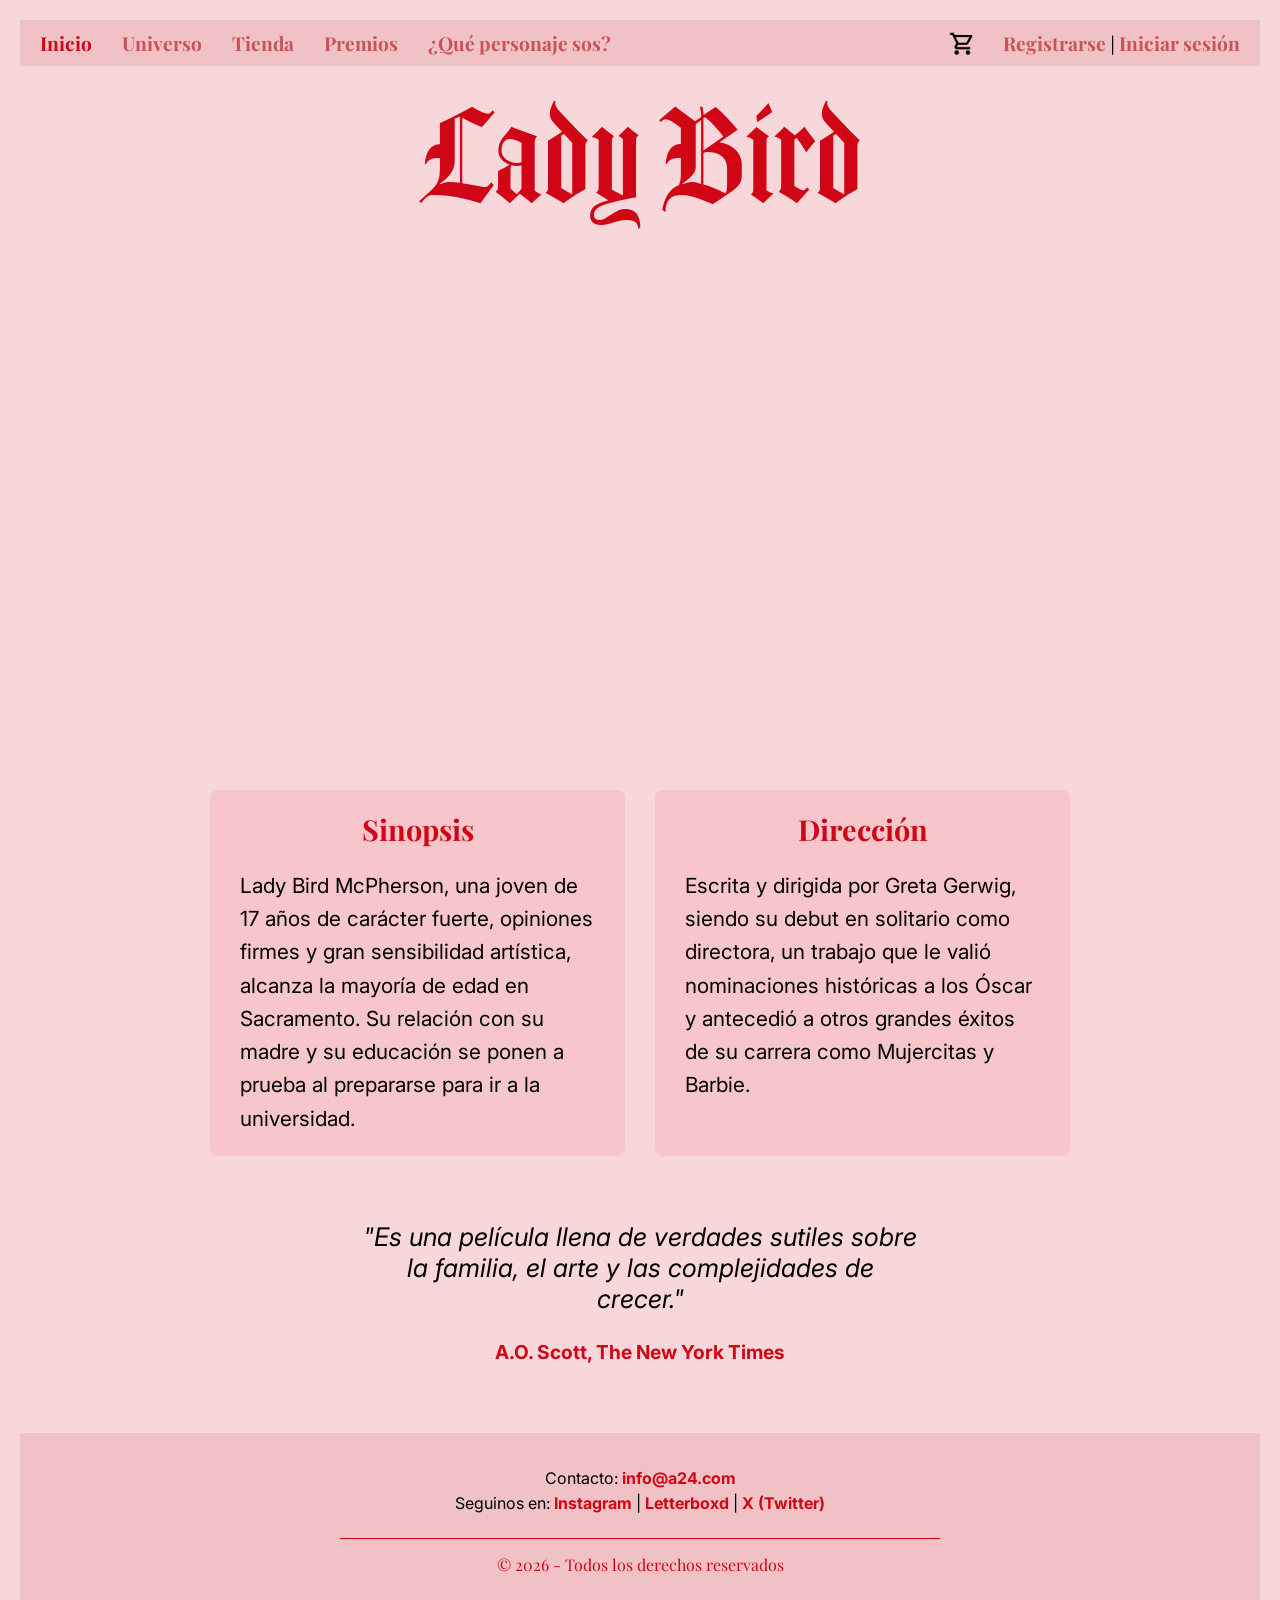
<file: index.html>
<!DOCTYPE html:5>
<html>
  <head>
    <title>Lady Bird web</title>
    <meta name="viewport" content="width=device-width, initial-scale=1.0">
    <link rel="preconnect" href="https://fonts.googleapis.com">
<link rel="preconnect" href="https://fonts.gstatic.com" crossorigin>
<link href="https://fonts.googleapis.com/css2?family=UnifrakturCook:wght@700&display=swap" rel="stylesheet">
  <link rel="preconnect" href="https://fonts.googleapis.com">
<link rel="preconnect" href="https://fonts.gstatic.com" crossorigin>
<link href="https://fonts.googleapis.com/css2?family=Playfair+Display:ital,wght@0,400..900;1,400..900&display=swap" rel="stylesheet">
<link rel="preconnect" href="https://fonts.googleapis.com">
<link rel="preconnect" href="https://fonts.gstatic.com" crossorigin>
<link href="https://fonts.googleapis.com/css2?family=Inter:ital,opsz,wght@0,14..32,100..900;1,14..32,100..900&display=swap" rel="stylesheet">
 <link rel="stylesheet" type="text/css" href="./styles.css">
</head>

<body>
  <header>
    <button class="menu-toggle" id="menu-toggle" onclick="toggleMenu()">
        ☰
      </button>

    <nav class="header-izquierda" id="nav-links">
      <a href="index.html" class="usando">Inicio</a>
      <a href="universo.html">Universo</a>
      <a href="tienda.html">Tienda</a>
      <a href="premios.html">Premios</a>
      <a href="Quiz.html">¿Qué personaje sos?</a>
    </nav>
    
    <nav class="header-derecha">
     <a href="#" onclick="mostrarCarrito(); return false;" class="carrito-link">
        <img src="carrito.png" alt="Carrito" class="icono-carrito">
      </a>
      
      <span id="zona-usuario">
        <span id="botones-ingreso">
          <a href="#" onclick="abrirRegistro()">Registrarse</a> | <a href="#" onclick="abrirLogin()">Iniciar sesión</a>
        </span>
        
        <span id="mensaje-bienvenida" style="display: none;">
          <span id="texto-hola" style="font-family:'Inter', serif; font-weight: bold;"></span> | 
          <a href="#" onclick="cerrarSesion()">Cerrar sesión</a>
        </span>
      </span>
    </nav>
  </header>
    <div id="popup-login" class="popup recuadro-caja" style="display: none;">
      <h3 style="color:#d00515; font-family:'Playfair Display', serif; margin-top: 0;">Iniciar Sesión</h3>
      <p style="font-family:'Inter', serif; margin-bottom: 5px;">Tu Email:</p>
      <input type="email" id="login-email" placeholder="lady@bird.com" style="margin-bottom: 12px; padding: 8px; width: 100%; border-radius: 5px; border: 1px solid #ccc;">
      <p style="font-family:'Inter', serif; margin-bottom: 5px;">Contraseña:</p>
      <input type="password" id="login-password" placeholder="••••••••" style="margin-bottom: 15px; padding: 8px; width: 100%; border-radius: 5px; border: 1px solid #ccc;">
      <button onclick="procesarLogin()" class="boton-cerrar">Ingresar</button>
      <button onclick="cerrarPopups()" class="boton-cerrar" style="background-color: #333;">Cancelar</button>
      <p style="margin-top: 15px; font-family:'Inter', serif; font-size: 14px;">
        ¿No tenés cuenta? <a href="#" onclick="abrirRegistro()">Registrate acá</a>
      </p>
    </div>
    
    <div id="popup-registro" class="popup recuadro-caja" style="display: none;">
      <h3 style="color:#d00515; font-family:'Playfair Display', serif; margin-top: 0;">Registrarse</h3>
      <p style="font-family:'Inter', serif; margin-bottom: 5px;">Tu Nombre:</p>
      <input type="text" id="registro-nombre" placeholder="Ej: Valentina" style="margin-bottom: 12px; padding: 8px; width: 100%; border-radius: 5px; border: 1px solid #ccc;">
      <p style="font-family:'Inter', serif; margin-bottom: 5px;">Tu Email:</p>
      <input type="email" id="registro-email" placeholder="lady@bird.com" style="margin-bottom: 12px; padding: 8px; width: 100%; border-radius: 5px; border: 1px solid #ccc;">
      <p style="font-family:'Inter', serif; margin-bottom: 5px;">Contraseña:</p>
      <input type="password" id="registro-password" placeholder="••••••••" style="margin-bottom: 15px; padding: 8px; width: 100%; border-radius: 5px; border: 1px solid #ccc;">
      <button onclick="procesarRegistro()" class="boton-cerrar">Crear cuenta</button>
      <button onclick="cerrarPopups()" class="boton-cerrar" style="background-color: #333;">Cancelar</button>
    </div>
    <div id="cajaCarrito" style="display: none;"></div>

<div id="mensajeLindo" style="display: none;">
  <p id="textoMensaje"></p>
  <button onclick="cerrarMensaje()" class="boton-cerrar">Aceptar</button>
</div>

<div id="popup-checkout" class="popup recuadro-caja" style="display: none; width: 90%; max-width: 400px; max-height: 90vh; overflow-y: auto;">
  <h3 style="color:#d00515; font-family:'Playfair Display', serif; margin-top: 0;">Finalizar Compra</h3>
  
  <div id="resumen-checkout" style="background-color: #ffefef; border: 1px solid #d00515; border-radius: 6px; padding: 12px; margin-bottom: 15px; font-family:'Inter', serif; font-size: 0.9rem; color: #000;"></div>

  <p style="font-family:'Inter', serif; margin-bottom: 5px; font-weight: bold; font-size: 0.95rem;">Dirección de envío:</p>
  <input type="text" id="checkout-direccion" placeholder="Ej: Av. Santa Fe 1234, CABA" style="margin-bottom: 12px; padding: 8px; width: 100%; border-radius: 5px; border: 1px solid #ccc;">

  <p style="font-family:'Inter', serif; margin-bottom: 5px; font-weight: bold; font-size: 0.95rem;">Método de pago:</p>
  <select id="checkout-pago" style="margin-bottom: 15px; padding: 8px; width: 100%; border-radius: 5px; border: 1px solid #ccc; font-family:'Inter', serif; background-color: white;">
    <option value="Tarjeta de crédito / débito">Tarjeta de crédito / débito</option>
    <option value="Transferencia / Mercado Pago">Transferencia / Mercado Pago</option>
    <option value="Efectivo al retirar">Efectivo al retirar</option>
  </select>

  <button onclick="confirmarPedido()" class="boton-cerrar">Confirmar pedido</button>
  <button onclick="cerrarCheckout()" class="boton-cerrar" style="background-color: #333;">Cancelar</button>
</div>
        
  <h1>Lady Bird</h1>
        <section>
          <div class="videocontainer">
            <iframe width="560" height="315" src="https://www.youtube.com/embed/cNi_HC839Wo?si=P9uXGLhVDMvvc04c&amp;controls=0" title="YouTube video player" frameborder="0" allow="accelerometer; autoplay; clipboard-write; encrypted-media; gyroscope; picture-in-picture; web-share" referrerpolicy="strict-origin-when-cross-origin" allowfullscreen></iframe>
        </section>
      <section class="info-dos-columnas">
        <div class="columna recuadro-caja">
          <h2>Sinopsis</h2>
          <p>Lady Bird McPherson, una joven de 17 años de carácter fuerte, opiniones firmes y gran sensibilidad artística, alcanza la mayoría de edad en Sacramento. Su relación con su madre y su educación se ponen a prueba al prepararse para ir a la universidad.</p>
        </div>
        <div class="columna recuadro-caja">
          <h2>Dirección</h2>
          <p>Escrita y dirigida por Greta Gerwig, siendo su debut en solitario como directora, un trabajo que le valió nominaciones históricas a los Óscar y antecedió a otros grandes éxitos de su carrera como Mujercitas y Barbie.</p>
        </div>
      </section>
      <section class="seccion-cita">
        <div class="cita-critica">
          <p class="texto-cita">"Es una película llena de verdades sutiles sobre la familia, el arte y las complejidades de crecer."</p>
          <p class="autor-cita">A.O. Scott, The New York Times</p>
        </div>
      </section>
      <footer class="footer-copyright">
        <div class="info-contacto">
        <p>Contacto: <a href="mailto:info@a24.com">info@a24.com</a></p>
        <p>Seguinos en: 
            <a href="https://www.instagram.com/ladybirdmovie/" target="_blank">Instagram</a> | 
            <a href="https://letterboxd.com/film/lady-bird/" target="_blank">Letterboxd</a> | 
            <a href="https://twitter.com/LadyBirdMovie" target="_blank">X (Twitter)</a>
        </p>
      </div>
        <p class="legales">© 2026 - Todos los derechos reservados</p>
      </footer>
    </div>
        <script src="script.js"></script>
      </body>
</html>
</file>
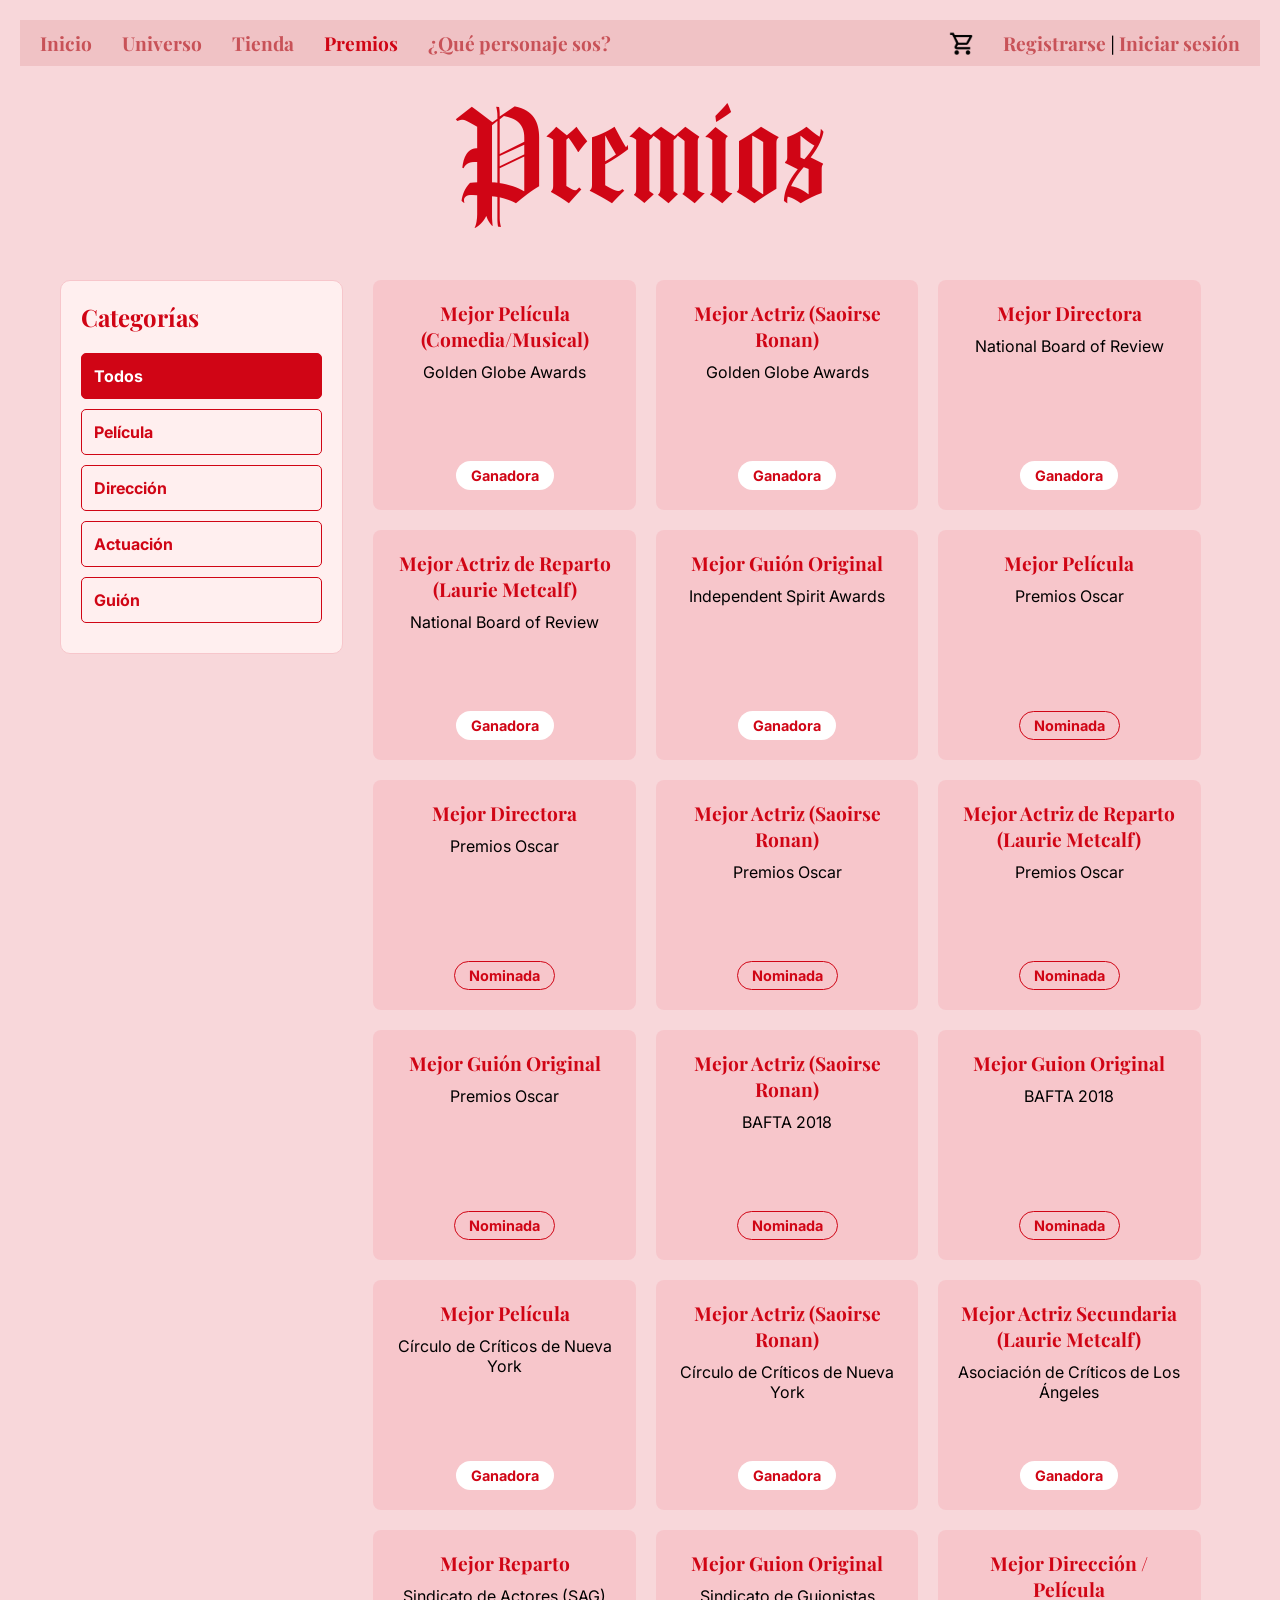
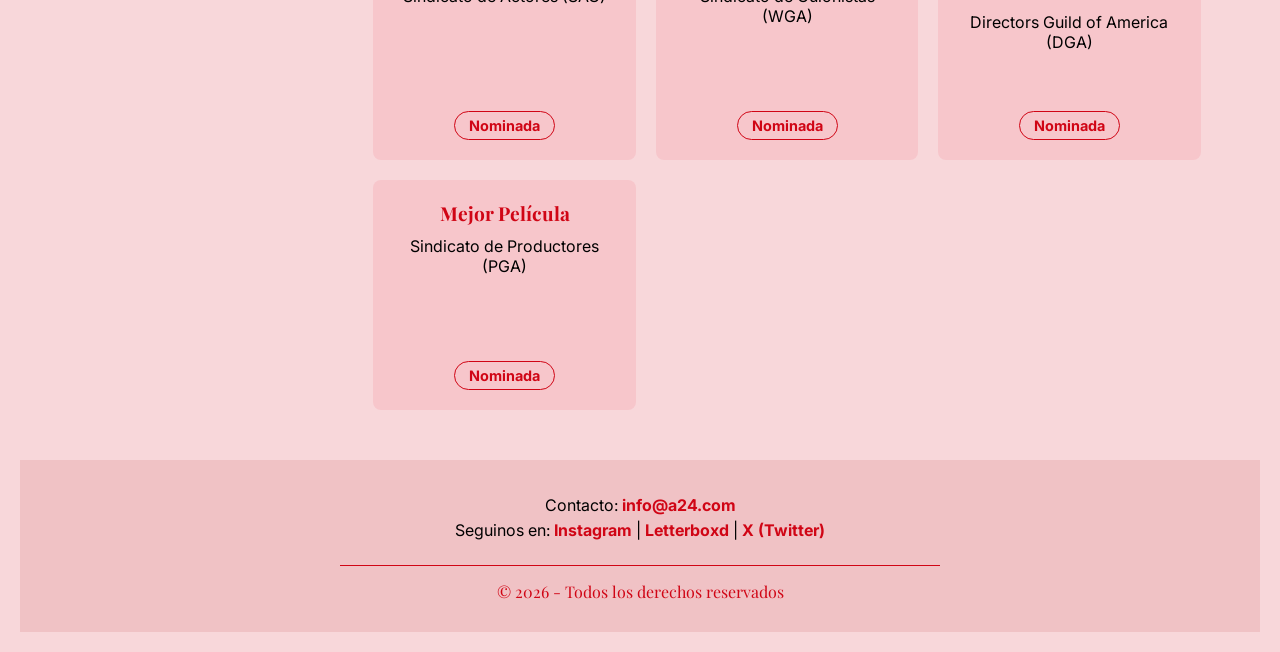
<file: premios.html>
<!DOCTYPE html:5>
<html>
    <head>
        <title>Premios Lady Bird</title>
        <meta name="viewport" content="width=device-width, initial-scale=1.0">
         <link rel="stylesheet" href="styles.css">
         <link rel="preconnect" href="https://fonts.googleapis.com">
<link rel="preconnect" href="https://fonts.gstatic.com" crossorigin>
<link href="https://fonts.googleapis.com/css2?family=UnifrakturCook:wght@700&display=swap" rel="stylesheet">
  <link rel="preconnect" href="https://fonts.googleapis.com">
<link rel="preconnect" href="https://fonts.gstatic.com" crossorigin>
<link href="https://fonts.googleapis.com/css2?family=Playfair+Display:ital,wght@0,400..900;1,400..900&display=swap" rel="stylesheet">
<link rel="preconnect" href="https://fonts.googleapis.com">
<link rel="preconnect" href="https://fonts.gstatic.com" crossorigin>
<link href="https://fonts.googleapis.com/css2?family=Inter:ital,opsz,wght@0,14..32,100..900;1,14..32,100..900&display=swap" rel="stylesheet">
    </head>
    <body>
        <header>
          <button class="menu-toggle" id="menu-toggle" onclick="toggleMenu()">
            ☰
          </button>

    <nav class="header-izquierda" id="nav-links">
                 <a href="index.html">Inicio</a>
                 <a href="universo.html">Universo</a>
                 <a href="tienda.html">Tienda</a>
                 <a href="premios.html" class="usando">Premios</a>
                 <a href="Quiz.html">¿Qué personaje sos?</a>
            </nav>
         <nav class="header-derecha">
        <a href="#" onclick="mostrarCarrito(); return false;" class="carrito-link">
        <img src="carrito.png" alt="Carrito" class="icono-carrito">
        </a>
      <span id="zona-usuario">
        <span id="botones-ingreso">
          <a href="#" onclick="abrirRegistro()">Registrarse</a> | <a href="#" onclick="abrirLogin()">Iniciar sesión</a>
        </span>
        
        <span id="mensaje-bienvenida" style="display: none;">
          <span id="texto-hola" style="font-family:'Inter', serif; font-weight: bold;"></span> | 
          <a href="#" onclick="cerrarSesion()">Cerrar sesión</a>
        </span>
      </span>
    </nav>
        </header>
    
       <div id="popup-login" class="popup recuadro-caja" style="display: none;">
      <h3 style="color:#d00515; font-family:'Playfair Display', serif; margin-top: 0;">Iniciar Sesión</h3>
      <p style="font-family:'Inter', serif; margin-bottom: 5px;">Tu Email:</p>
      <input type="email" id="login-email" placeholder="lady@bird.com" style="margin-bottom: 12px; padding: 8px; width: 100%; border-radius: 5px; border: 1px solid #ccc;">
      <p style="font-family:'Inter', serif; margin-bottom: 5px;">Contraseña:</p>
      <input type="password" id="login-password" placeholder="••••••••" style="margin-bottom: 15px; padding: 8px; width: 100%; border-radius: 5px; border: 1px solid #ccc;">
      <button onclick="procesarLogin()" class="boton-cerrar">Ingresar</button>
      <button onclick="cerrarPopups()" class="boton-cerrar" style="background-color: #333;">Cancelar</button>
      <p style="margin-top: 15px; font-family:'Inter', serif; font-size: 14px;">
        ¿No tenés cuenta? <a href="#" onclick="abrirRegistro()">Registrate acá</a>
      </p>
    </div>
    
    <div id="popup-registro" class="popup recuadro-caja" style="display: none;">
      <h3 style="color:#d00515; font-family:'Playfair Display', serif; margin-top: 0;">Registrarse</h3>
      <p style="font-family:'Inter', serif; margin-bottom: 5px;">Tu Nombre:</p>
      <input type="text" id="registro-nombre" placeholder="Ej: Valentina" style="margin-bottom: 12px; padding: 8px; width: 100%; border-radius: 5px; border: 1px solid #ccc;">
      <p style="font-family:'Inter', serif; margin-bottom: 5px;">Tu Email:</p>
      <input type="email" id="registro-email" placeholder="lady@bird.com" style="margin-bottom: 12px; padding: 8px; width: 100%; border-radius: 5px; border: 1px solid #ccc;">
      <p style="font-family:'Inter', serif; margin-bottom: 5px;">Contraseña:</p>
      <input type="password" id="registro-password" placeholder="••••••••" style="margin-bottom: 15px; padding: 8px; width: 100%; border-radius: 5px; border: 1px solid #ccc;">
      <button onclick="procesarRegistro()" class="boton-cerrar">Crear cuenta</button>
      <button onclick="cerrarPopups()" class="boton-cerrar" style="background-color: #333;">Cancelar</button>
    </div>

    <div id="cajaCarrito" style="display: none;"></div>

<div id="mensajeLindo" style="display: none;">
  <p id="textoMensaje"></p>
  <button onclick="cerrarMensaje()" class="boton-cerrar">Aceptar</button>
</div>

<div id="popup-checkout" class="popup recuadro-caja" style="display: none; width: 90%; max-width: 400px; max-height: 90vh; overflow-y: auto;">
  <h3 style="color:#d00515; font-family:'Playfair Display', serif; margin-top: 0;">Finalizar Compra</h3>
  
  <div id="resumen-checkout" style="background-color: #ffefef; border: 1px solid #d00515; border-radius: 6px; padding: 12px; margin-bottom: 15px; font-family:'Inter', serif; font-size: 0.9rem; color: #000;"></div>

  <p style="font-family:'Inter', serif; margin-bottom: 5px; font-weight: bold; font-size: 0.95rem;">Dirección de envío:</p>
  <input type="text" id="checkout-direccion" placeholder="Ej: Av. Santa Fe 1234, CABA" style="margin-bottom: 12px; padding: 8px; width: 100%; border-radius: 5px; border: 1px solid #ccc;">

  <p style="font-family:'Inter', serif; margin-bottom: 5px; font-weight: bold; font-size: 0.95rem;">Método de pago:</p>
  <select id="checkout-pago" style="margin-bottom: 15px; padding: 8px; width: 100%; border-radius: 5px; border: 1px solid #ccc; font-family:'Inter', serif; background-color: white;">
    <option value="Tarjeta de crédito / débito">Tarjeta de crédito / débito</option>
    <option value="Transferencia / Mercado Pago">Transferencia / Mercado Pago</option>
    <option value="Efectivo al retirar">Efectivo al retirar</option>
  </select>

  <button onclick="confirmarPedido()" class="boton-cerrar">Confirmar pedido</button>
  <button onclick="cerrarCheckout()" class="boton-cerrar" style="background-color: #333;">Cancelar</button>
</div>
        
        <h1>Premios</h1>
        <input type="radio" id="filtro-todos" name="premios" checked>
        <input type="radio" id="filtro-pelicula" name="premios">
        <input type="radio" id="filtro-direccion" name="premios">
        <input type="radio" id="filtro-actuacion" name="premios">
        <input type="radio" id="filtro-guion" name="premios">
        
        <section class="seccion-premios">
          <aside class="panel-filtros">
            <h3>Categorías</h3>
            <label for="filtro-todos" class="filtro-btn">Todos</label>
            <label for="filtro-pelicula" class="filtro-btn">Película</label>
            <label for="filtro-direccion" class="filtro-btn">Dirección</label>
            <label for="filtro-actuacion" class="filtro-btn">Actuación</label>
            <label for="filtro-guion" class="filtro-btn">Guión</label>
          </aside>
          
      <div class="contenedor-tarjetas-premios">   
      <div class="tarjeta-premio" data-categoria="pelicula">
          <div class="tarjeta-interior">
            <div class="tarjeta-frente">
                <h3>Mejor Película (Comedia/Musical)</h3>
                <p>Golden Globe Awards</p>
                <span class="etiqueta-premio">Ganadora</span>
            </div>
            
            <div class="tarjeta-dorso">
                <p>Superó a grandes éxitos de taquilla y crítica en su año, como 'The Greatest Showman' y 'Get Out'.</p>
            </div>
        </div>
      </div>

    <div class="tarjeta-premio" data-categoria="actuacion">
      <div class="tarjeta-interior">
        <div class="tarjeta-frente">
          <h3>Mejor Actriz (Saoirse Ronan)</h3>
          <p>Golden Globe Awards</p>
          <span class="etiqueta-premio">Ganadora</span>
        </div>
        
        <div class="tarjeta-dorso">
          <p>Saoirse brilló en la gala y dio su discurso de agradecimiento mientras su madre la miraba por FaceTime.</p>
        </div>
      </div>
    </div>

    <div class="tarjeta-premio" data-categoria="direccion">
      <div class="tarjeta-interior">
        <div class="tarjeta-frente">
          <h3>Mejor Directora</h3>
          <p>National Board of Review</p>
          <span class="etiqueta-premio">Ganadora</span>
        </div>
        
        <div class="tarjeta-dorso">
          <p>Un reconocimiento histórico y clave que validó el debut de Greta Gerwig como directora en solitario.</p>
        </div>
      </div>
    </div>

    <div class="tarjeta-premio" data-categoria="actuacion">
      <div class="tarjeta-interior">
        <div class="tarjeta-frente">
          <h3>Mejor Actriz de Reparto (Laurie Metcalf)</h3>
          <p>National Board of Review</p>
          <span class="etiqueta-premio">Ganadora</span>
        </div>
        
        <div class="tarjeta-dorso">
          <p>La crítica destacó la química innegable, caótica y real entre Laurie Metcalf y Saoirse Ronan.</p>
        </div>
      </div>
    </div>

    <div class="tarjeta-premio" data-categoria="guion">
      <div class="tarjeta-interior">
        <div class="tarjeta-frente">
          <h3>Mejor Guión Original</h3>
          <p>Independent Spirit Awards</p>
          <span class="etiqueta-premio">Ganadora</span>
        </div>
        
        <div class="tarjeta-dorso">
          <p>El premio más prestigioso del cine independiente norteamericano coronó los diálogos de la película.</p>
        </div>
      </div>
    </div>

    <div class="tarjeta-premio" data-categoria="pelicula">
      <div class="tarjeta-interior">
        <div class="tarjeta-frente">
          <h3>Mejor Película</h3>
          <p>Premios Oscar</p>
          <span class="etiqueta-nominacion">Nominada</span>
        </div>
        
      <div class="tarjeta-dorso">
        <p>Llegó a la gala como una de las películas más aclamadas de 2017, con un histórico 99% en Rotten Tomatoes.</p>
      </div>
    </div>
  </div>

    <div class="tarjeta-premio" data-categoria="direccion">
      <div class="tarjeta-interior">
        <div class="tarjeta-frente">
          <h3>Mejor Directora</h3>
          <p>Premios Oscar</p>
          <span class="etiqueta-nominacion">Nominada</span>
        </div>
        <div class="tarjeta-dorso">
          <p>Greta Gerwig hizo historia al ser apenas la quinta mujer nominada en esta categoría en 90 años de los premios.</p>
        </div>
      </div>
    </div>

    <div class="tarjeta-premio" data-categoria="actuacion">
      <div class="tarjeta-interior">
        <div class="tarjeta-frente">
          <h3>Mejor Actriz (Saoirse Ronan)</h3>
          <p>Premios Oscar</p>
          <span class="etiqueta-nominacion">Nominada</span>
        </div>
        
        <div class="tarjeta-dorso">
          <p>Esta fue la tercera nominación al Oscar en la carrera de Saoirse, quien apenas tenía 23 años de edad.</p>
        </div>
      </div>
    </div>

    <div class="tarjeta-premio" data-categoria="actuacion">
      <div class="tarjeta-interior">
        <div class="tarjeta-frente">
          <h3>Mejor Actriz de Reparto (Laurie Metcalf)</h3>
          <p>Premios Oscar</p>
          <span class="etiqueta-nominacion">Nominada</span>
        </div>
        
        <div class="tarjeta-dorso">
          <p>El profundo y complejo papel de Marion McPherson consolidó a Laurie Metcalf como una fuerza del cine.</p>
        </div>
      </div>
    </div>

    <div class="tarjeta-premio" data-categoria="guion">
      <div class="tarjeta-interior">
        <div class="tarjeta-frente">
          <h3>Mejor Guión Original</h3>
          <p>Premios Oscar</p>
          <span class="etiqueta-nominacion">Nominada</span>
        </div>
        
        <div class="tarjeta-dorso">
          <p>El primer borrador escrito por Greta tenía más de 350 páginas y tomaba inspiración de su vida en Sacramento.</p>
        </div>
      </div>
    </div>

    <div class="tarjeta-premio" data-categoria="actuacion">
      <div class="tarjeta-interior">
        <div class="tarjeta-frente">
          <h3>Mejor Actriz (Saoirse Ronan)</h3>
          <p>BAFTA 2018</p>
          <span class="etiqueta-nominacion">Nominada</span>
        </div>
        
        <div class="tarjeta-dorso">
          <p>Nominación de peso en los premios más prestigiosos entregados por la academia de cine británica.</p>
        </div>
      </div>
    </div>

    <div class="tarjeta-premio" data-categoria="guion">
      <div class="tarjeta-interior">
        <div class="tarjeta-frente">
          <h3>Mejor Guion Original</h3>
          <p>BAFTA 2018</p>
          <span class="etiqueta-nominacion">Nominada</span>
        </div>
        
        <div class="tarjeta-dorso">
          <p>Reconocimiento internacional al guion profundamente personal e íntimo estructurado por Gerwig.</p>
        </div>
      </div>
    </div>

    <div class="tarjeta-premio" data-categoria="pelicula">
      <div class="tarjeta-interior">
        <div class="tarjeta-frente">
          <h3>Mejor Película</h3>
          <p>Círculo de Críticos de Nueva York</p>
          <span class="etiqueta-premio">Ganadora</span>
        </div>
        
        <div class="tarjeta-dorso">
          <p>Los exigentes críticos neoyorquinos eligieron a Lady Bird como la obra cinematográfica indiscutida del año.</p>
        </div>
      </div>
    </div>

    <div class="tarjeta-premio" data-categoria="actuacion">
      <div class="tarjeta-interior">
        <div class="tarjeta-frente">
          <h3>Mejor Actriz (Saoirse Ronan)</h3>
          <p>Círculo de Críticos de Nueva York</p>
          <span class="etiqueta-premio">Ganadora</span>
        </div>
        <div class="tarjeta-dorso">
          <p>Saoirse fue galardonada por una de las asociaciones de críticos de cine más antiguas e influyentes del país.</p>
        </div>
      </div>
    </div>

    <div class="tarjeta-premio" data-categoria="actuacion">
      <div class="tarjeta-interior">
        <div class="tarjeta-frente">
          <h3>Mejor Actriz Secundaria (Laurie Metcalf)</h3>
          <p>Asociación de Críticos de Los Ángeles</p>
          <span class="etiqueta-premio">Ganadora</span>
        </div>
        
        <div class="tarjeta-dorso">
          <p>La crítica de Los Ángeles se rindió ante la interpretación maternal, estricta y amorosa de Metcalf.</p>
        </div>
      </div>
    </div>

    <div class="tarjeta-premio" data-categoria="actuacion">
      <div class="tarjeta-interior">
        <div class="tarjeta-frente">
          <h3>Mejor Reparto</h3>
          <p>Sindicato de Actores (SAG)</p>
          <span class="etiqueta-nominacion">Nominada</span>
        </div>
        
        <div class="tarjeta-dorso">
          <p>Todo el elenco, incluyendo a Beanie Feldstein y Timothée Chalamet, fue celebrado por sus propios pares.</p>
        </div>
      </div>
    </div>

    <div class="tarjeta-premio" data-categoria="guion">
      <div class="tarjeta-interior">
        <div class="tarjeta-frente">
          <h3>Mejor Guion Original</h3>
          <p>Sindicato de Guionistas (WGA)</p>
          <span class="etiqueta-nominacion">Nominada</span>
        </div>
        <div class="tarjeta-dorso">
          <p>El sindicato de escritores la reconoció por sus diálogos ágiles, su humor realista y su gran carga emotiva.</p>
        </div>
      </div>
    </div>

    <div class="tarjeta-premio" data-categoria="direccion">
      <div class="tarjeta-interior">
        <div class="tarjeta-frente">
          <h3>Mejor Dirección / Película</h3>
          <p>Directors Guild of America (DGA)</p>
          <span class="etiqueta-nominacion">Nominada</span>
        </div>
        
        <div class="tarjeta-dorso">
          <p>Greta logró meterse en el exclusivísimo y exigente club del sindicato de directores con su obra prima.</p>
        </div>
      </div>
    </div>

    <div class="tarjeta-premio" data-categoria="pelicula">
      <div class="tarjeta-interior">
        <div class="tarjeta-frente">
          <h3>Mejor Película</h3>
          <p>Sindicato de Productores (PGA)</p>
          <span class="etiqueta-nominacion">Nominada</span>
        </div>
        
        <div class="tarjeta-dorso">
          <p>Un premio que reconoció la excelente visión y producción del estudio A24 durante toda la temporada.</p>
        </div>
      </div>
    </div>
</div>
        </section>
        <footer class="footer-copyright">
          <div class="info-contacto">
            <p>Contacto: <a href="mailto:info@a24.com">info@a24.com</a></p>
            <p>Seguinos en: 
              <a href="https://www.instagram.com/ladybirdmovie/" target="_blank">Instagram</a> | 
              <a href="https://letterboxd.com/film/lady-bird/" target="_blank">Letterboxd</a> | 
              <a href="https://twitter.com/LadyBirdMovie" target="_blank">X (Twitter)</a>
            </p>
          </div>
        <p class="legales">© 2026 - Todos los derechos reservados</p>
       </footer>
       
       <script src="script.js"></script>
    </body>
</html>
</file>
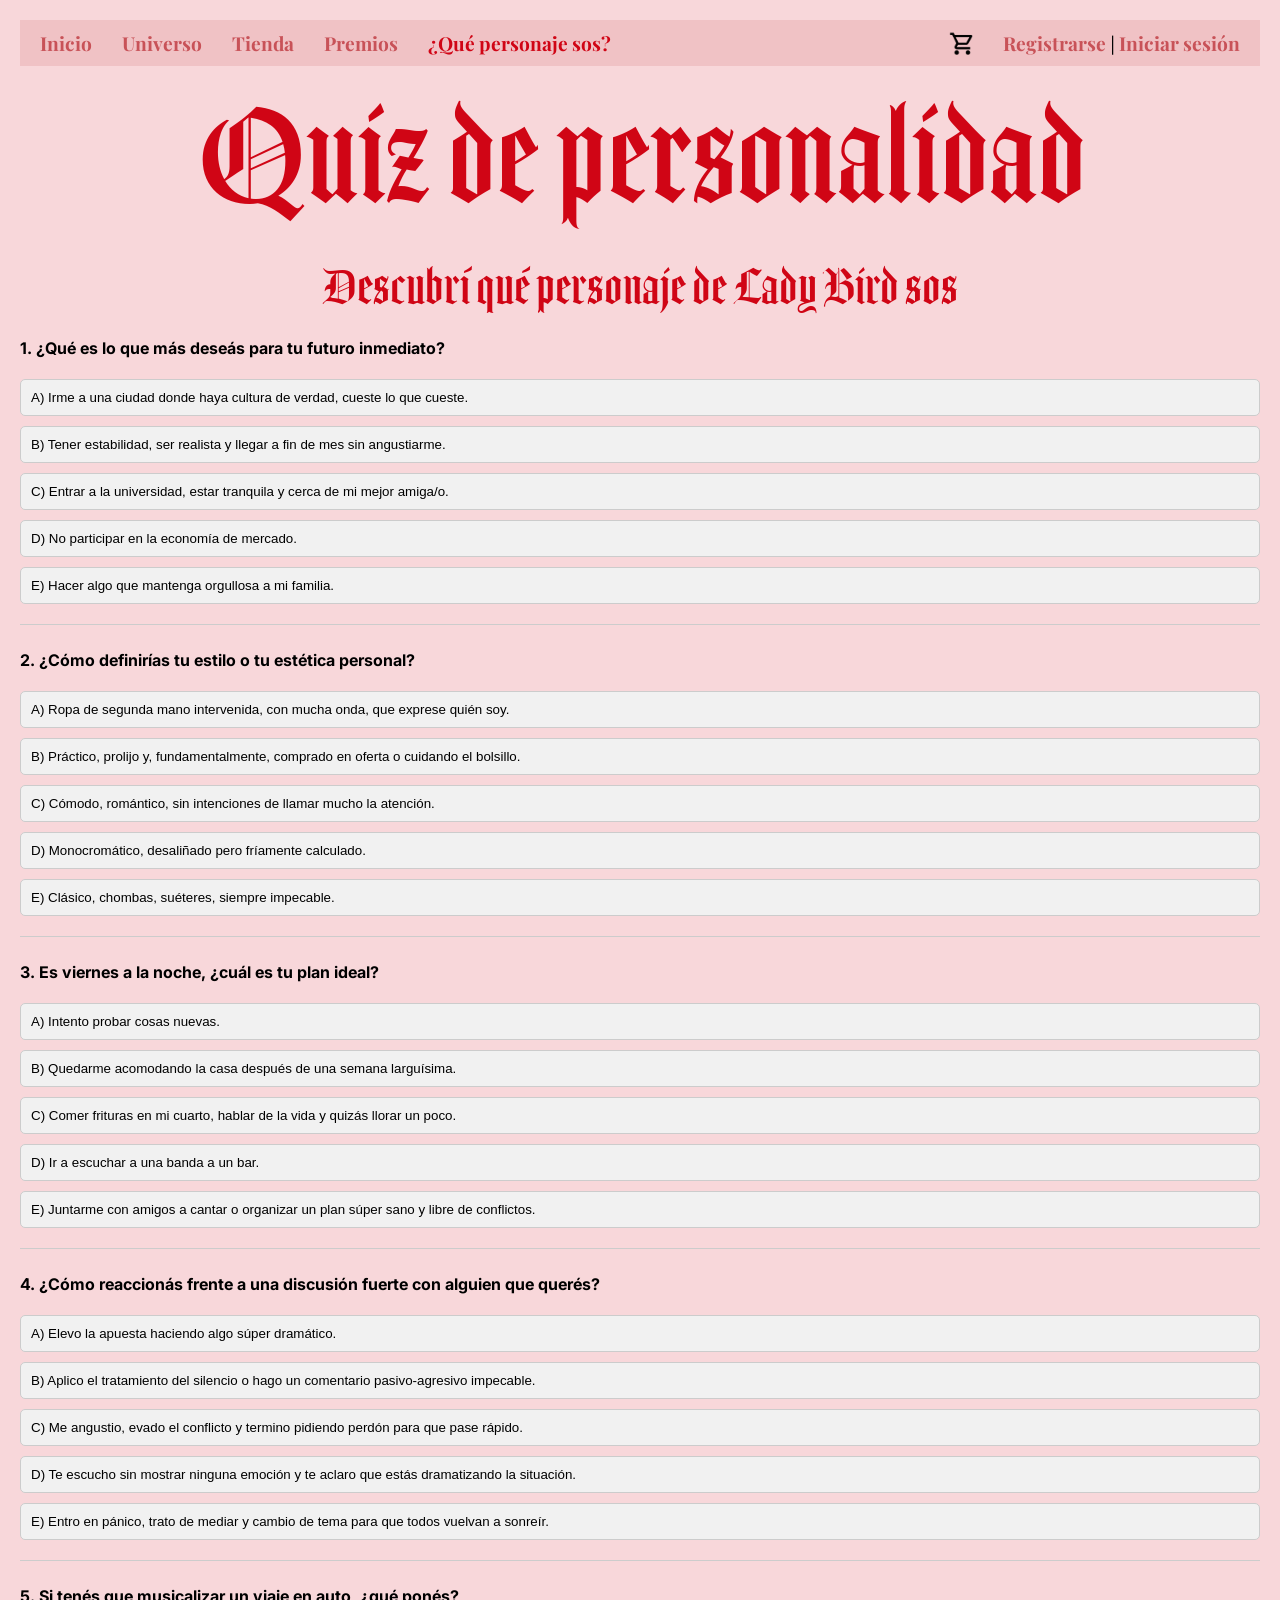
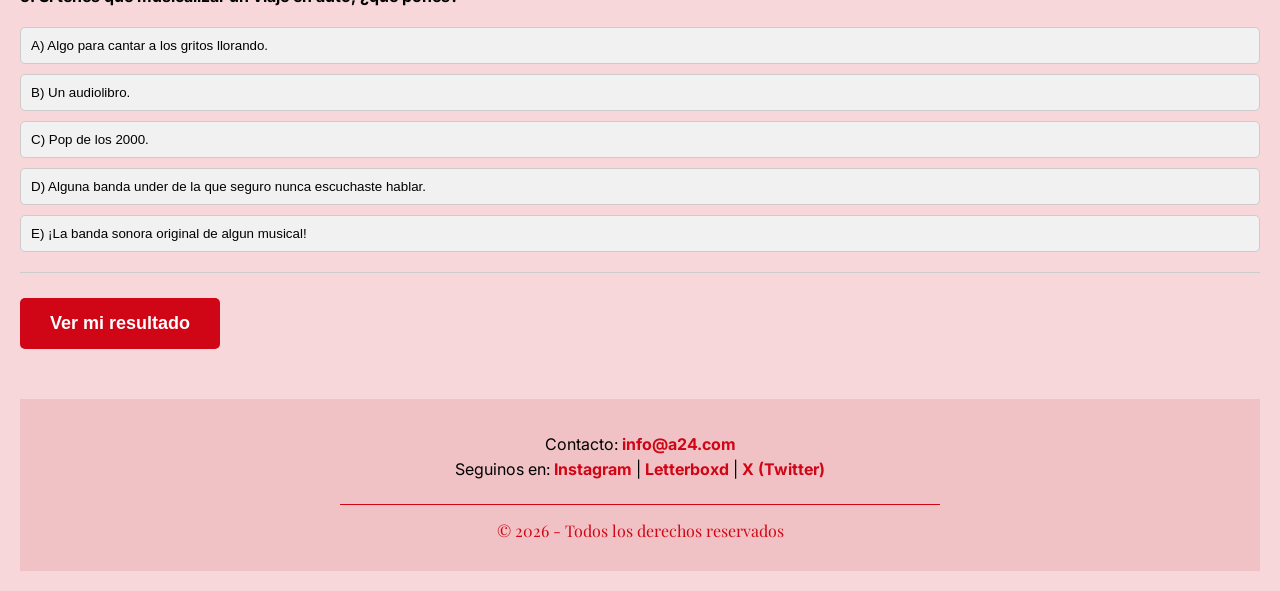
<file: Quiz.html>
<!DOCTYPE html:5>
<html>
    <head>
        <title> Quiz Lady Bird</title>
        <meta name="viewport" content="width=device-width, initial-scale=1.0">
         <link rel="stylesheet" href="styles.css">
         <link rel="preconnect" href="https://fonts.googleapis.com">
<link rel="preconnect" href="https://fonts.gstatic.com" crossorigin>
<link href="https://fonts.googleapis.com/css2?family=UnifrakturCook:wght@700&display=swap" rel="stylesheet">
  <link rel="preconnect" href="https://fonts.googleapis.com">
<link rel="preconnect" href="https://fonts.gstatic.com" crossorigin>
<link href="https://fonts.googleapis.com/css2?family=Playfair+Display:ital,wght@0,400..900;1,400..900&display=swap" rel="stylesheet">
<link rel="preconnect" href="https://fonts.googleapis.com">
<link rel="preconnect" href="https://fonts.gstatic.com" crossorigin>
<link href="https://fonts.googleapis.com/css2?family=Inter:ital,opsz,wght@0,14..32,100..900;1,14..32,100..900&display=swap" rel="stylesheet">
    </head>
    <body>
        <header>
          <button class="menu-toggle" id="menu-toggle" onclick="toggleMenu()">
            ☰
          </button>

    <nav class="header-izquierda" id="nav-links">
                 <a href="index.html">Inicio</a>
                 <a href="universo.html">Universo</a>
                 <a href="tienda.html">Tienda</a>
                 <a href="premios.html">Premios</a>
                 <a href="Quiz.html" class="usando">¿Qué personaje sos?</a>
            </nav>
         <nav class="header-derecha">
       <a href="#" onclick="mostrarCarrito(); return false;" class="carrito-link">
        <img src="carrito.png" alt="Carrito" class="icono-carrito">
        </a>
     <span id="zona-usuario">
        <span id="botones-ingreso">
          <a href="#" onclick="abrirRegistro()">Registrarse</a> | <a href="#" onclick="abrirLogin()">Iniciar sesión</a>
        </span>
        
        <span id="mensaje-bienvenida" style="display: none;">
          <span id="texto-hola" style="font-family:'Inter', serif; font-weight: bold;"></span> | 
          <a href="#" onclick="cerrarSesion()">Cerrar sesión</a>
        </span>
      </span>
    </nav>
        </header>
      <div id="popup-login" class="popup recuadro-caja" style="display: none;">
      <h3 style="color:#d00515; font-family:'Playfair Display', serif; margin-top: 0;">Iniciar Sesión</h3>
      <p style="font-family:'Inter', serif; margin-bottom: 5px;">Tu Email:</p>
      <input type="email" id="login-email" placeholder="lady@bird.com" style="margin-bottom: 12px; padding: 8px; width: 100%; border-radius: 5px; border: 1px solid #ccc;">
      <p style="font-family:'Inter', serif; margin-bottom: 5px;">Contraseña:</p>
      <input type="password" id="login-password" placeholder="••••••••" style="margin-bottom: 15px; padding: 8px; width: 100%; border-radius: 5px; border: 1px solid #ccc;">
      <button onclick="procesarLogin()" class="boton-cerrar">Ingresar</button>
      <button onclick="cerrarPopups()" class="boton-cerrar" style="background-color: #333;">Cancelar</button>
      <p style="margin-top: 15px; font-family:'Inter', serif; font-size: 14px;">
        ¿No tenés cuenta? <a href="#" onclick="abrirRegistro()">Registrate acá</a>
      </p>
    </div>
    
    <div id="popup-registro" class="popup recuadro-caja" style="display: none;">
      <h3 style="color:#d00515; font-family:'Playfair Display', serif; margin-top: 0;">Registrarse</h3>
      <p style="font-family:'Inter', serif; margin-bottom: 5px;">Tu Nombre:</p>
      <input type="text" id="registro-nombre" placeholder="Ej: Valentina" style="margin-bottom: 12px; padding: 8px; width: 100%; border-radius: 5px; border: 1px solid #ccc;">
      <p style="font-family:'Inter', serif; margin-bottom: 5px;">Tu Email:</p>
      <input type="email" id="registro-email" placeholder="lady@bird.com" style="margin-bottom: 12px; padding: 8px; width: 100%; border-radius: 5px; border: 1px solid #ccc;">
      <p style="font-family:'Inter', serif; margin-bottom: 5px;">Contraseña:</p>
      <input type="password" id="registro-password" placeholder="••••••••" style="margin-bottom: 15px; padding: 8px; width: 100%; border-radius: 5px; border: 1px solid #ccc;">
      <button onclick="procesarRegistro()" class="boton-cerrar">Crear cuenta</button>
      <button onclick="cerrarPopups()" class="boton-cerrar" style="background-color: #333;">Cancelar</button>
    </div>
        
    <div id="cajaCarrito" style="display: none;"></div>

<div id="mensajeLindo" style="display: none;">
  <p id="textoMensaje"></p>
  <button onclick="cerrarMensaje()" class="boton-cerrar">Aceptar</button>
</div>

<div id="popup-checkout" class="popup recuadro-caja" style="display: none; width: 90%; max-width: 400px; max-height: 90vh; overflow-y: auto;">
  <h3 style="color:#d00515; font-family:'Playfair Display', serif; margin-top: 0;">Finalizar Compra</h3>
  
  <div id="resumen-checkout" style="background-color: #ffefef; border: 1px solid #d00515; border-radius: 6px; padding: 12px; margin-bottom: 15px; font-family:'Inter', serif; font-size: 0.9rem; color: #000;"></div>

  <p style="font-family:'Inter', serif; margin-bottom: 5px; font-weight: bold; font-size: 0.95rem;">Dirección de envío:</p>
  <input type="text" id="checkout-direccion" placeholder="Ej: Av. Santa Fe 1234, CABA" style="margin-bottom: 12px; padding: 8px; width: 100%; border-radius: 5px; border: 1px solid #ccc;">

  <p style="font-family:'Inter', serif; margin-bottom: 5px; font-weight: bold; font-size: 0.95rem;">Método de pago:</p>
  <select id="checkout-pago" style="margin-bottom: 15px; padding: 8px; width: 100%; border-radius: 5px; border: 1px solid #ccc; font-family:'Inter', serif; background-color: white;">
    <option value="Tarjeta de crédito / débito">Tarjeta de crédito / débito</option>
    <option value="Transferencia / Mercado Pago">Transferencia / Mercado Pago</option>
    <option value="Efectivo al retirar">Efectivo al retirar</option>
  </select>

  <button onclick="confirmarPedido()" class="boton-cerrar">Confirmar pedido</button>
  <button onclick="cerrarCheckout()" class="boton-cerrar" style="background-color: #333;">Cancelar</button>
</div>
      
        <h1>Quiz de personalidad</h1>
        <h2>Descubrí qué personaje de Lady Bird sos</h2>
       <div class="caja-pregunta">
  <p><strong>1. ¿Qué es lo que más deseás para tu futuro inmediato?</strong></p>
  <div><button id="btn-1-A" onclick="elegirOpcion(1, 'A', 'btn-1-A')">A) Irme a una ciudad donde haya cultura de verdad, cueste lo que cueste.</button></div>
  <div><button id="btn-1-B" onclick="elegirOpcion(1, 'B', 'btn-1-B')">B) Tener estabilidad, ser realista y llegar a fin de mes sin angustiarme.</button></div>
  <div><button id="btn-1-C" onclick="elegirOpcion(1, 'C', 'btn-1-C')">C) Entrar a la universidad, estar tranquila y cerca de mi mejor amiga/o.</button></div>
  <div><button id="btn-1-D" onclick="elegirOpcion(1, 'D', 'btn-1-D')">D) No participar en la economía de mercado.</button></div>
  <div><button id="btn-1-E" onclick="elegirOpcion(1, 'E', 'btn-1-E')">E) Hacer algo que mantenga orgullosa a mi familia.</button></div>
</div>

<div class="caja-pregunta">
      <p><strong>2. ¿Cómo definirías tu estilo o tu estética personal?</strong></p>
      <div><button id="btn-2-A" onclick="elegirOpcion(2, 'A', 'btn-2-A')">A) Ropa de segunda mano intervenida, con mucha onda, que exprese quién soy.</button></div>
      <div><button id="btn-2-B" onclick="elegirOpcion(2, 'B', 'btn-2-B')">B) Práctico, prolijo y, fundamentalmente, comprado en oferta o cuidando el bolsillo.</button></div>
      <div><button id="btn-2-C" onclick="elegirOpcion(2, 'C', 'btn-2-C')">C) Cómodo, romántico, sin intenciones de llamar mucho la atención.</button></div>
      <div><button id="btn-2-D" onclick="elegirOpcion(2, 'D', 'btn-2-D')">D) Monocromático, desaliñado pero fríamente calculado.</button></div>
      <div><button id="btn-2-E" onclick="elegirOpcion(2, 'E', 'btn-2-E')">E) Clásico, chombas, suéteres, siempre impecable.</button></div>
    </div>

 <div class="caja-pregunta">
      <p><strong>3. Es viernes a la noche, ¿cuál es tu plan ideal?</strong></p>
      <div><button id="btn-3-A" onclick="elegirOpcion(3, 'A', 'btn-3-A')">A) Intento probar cosas nuevas.</button></div>
      <div><button id="btn-3-B" onclick="elegirOpcion(3, 'B', 'btn-3-B')">B) Quedarme acomodando la casa después de una semana larguísima.</button></div>
      <div><button id="btn-3-C" onclick="elegirOpcion(3, 'C', 'btn-3-C')">C) Comer frituras en mi cuarto, hablar de la vida y quizás llorar un poco.</button></div>
      <div><button id="btn-3-D" onclick="elegirOpcion(3, 'D', 'btn-3-D')">D) Ir a escuchar a una banda a un bar.</button></div>
      <div><button id="btn-3-E" onclick="elegirOpcion(3, 'E', 'btn-3-E')">E) Juntarme con amigos a cantar o organizar un plan súper sano y libre de conflictos.</button></div>
    </div>

  <div class="caja-pregunta">
      <p><strong>4. ¿Cómo reaccionás frente a una discusión fuerte con alguien que querés?</strong></p>
      <div><button id="btn-4-A" onclick="elegirOpcion(4, 'A', 'btn-4-A')">A) Elevo la apuesta haciendo algo súper dramático.</button></div>
      <div><button id="btn-4-B" onclick="elegirOpcion(4, 'B', 'btn-4-B')">B) Aplico el tratamiento del silencio o hago un comentario pasivo-agresivo impecable.</button></div>
      <div><button id="btn-4-C" onclick="elegirOpcion(4, 'C', 'btn-4-C')">C) Me angustio, evado el conflicto y termino pidiendo perdón para que pase rápido.</button></div>
      <div><button id="btn-4-D" onclick="elegirOpcion(4, 'D', 'btn-4-D')">D) Te escucho sin mostrar ninguna emoción y te aclaro que estás dramatizando la situación.</button></div>
      <div><button id="btn-4-E" onclick="elegirOpcion(4, 'E', 'btn-4-E')">E) Entro en pánico, trato de mediar y cambio de tema para que todos vuelvan a sonreír.</button></div>
    </div>

  <div class="caja-pregunta">
      <p><strong>5. Si tenés que musicalizar un viaje en auto, ¿qué ponés?</strong></p>
      <div><button id="btn-5-A" onclick="elegirOpcion(5, 'A', 'btn-5-A')">A) Algo para cantar a los gritos llorando.</button></div>
      <div><button id="btn-5-B" onclick="elegirOpcion(5, 'B', 'btn-5-B')">B) Un audiolibro.</button></div>
      <div><button id="btn-5-C" onclick="elegirOpcion(5, 'C', 'btn-5-C')">C) Pop de los 2000.</button></div>
      <div><button id="btn-5-D" onclick="elegirOpcion(5, 'D', 'btn-5-D')">D) Alguna banda under de la que seguro nunca escuchaste hablar.</button></div>
      <div><button id="btn-5-E" onclick="elegirOpcion(5, 'E', 'btn-5-E')">E) ¡La banda sonora original de algun musical!</button></div>
    </div>
   
    <div class="caja-boton-final">
      <button class="boton-calcular" onclick="calcularResultado()">Ver mi resultado</button>
    </div>

    <div id="resultado-quiz" style="display:none;">
      <h2 id="nombre-personaje"></h2>
      <p id="descripcion-personaje"></p>
    </div>
        <footer class="footer-copyright">
           <div class="info-contacto">
        <p>Contacto: <a href="mailto:info@a24.com">info@a24.com</a></p>
        <p>Seguinos en: 
            <a href="https://www.instagram.com/ladybirdmovie/" target="_blank">Instagram</a> | 
            <a href="https://letterboxd.com/film/lady-bird/" target="_blank">Letterboxd</a> | 
            <a href="https://twitter.com/LadyBirdMovie" target="_blank">X (Twitter)</a>
        </p>
      </div>
        <p class="legales">© 2026 - Todos los derechos reservados</p>
       </footer>
    <div id="overlay-quiz" class="overlay-popup" style="display: none;" onclick="cerrarAvisoQuiz()"></div>
      <div id="popup-aviso-quiz" class="popup-lindo" style="display: none;">
        <h3>¡Casi listo!</h3>
        <p id="texto-aviso-quiz"></p>
        <button onclick="cerrarAvisoQuiz()" class="boton-cerrar">Volver al quiz</button>
      </div>
      <script src="script.js"></script>
    </body>
    </html>
</file>
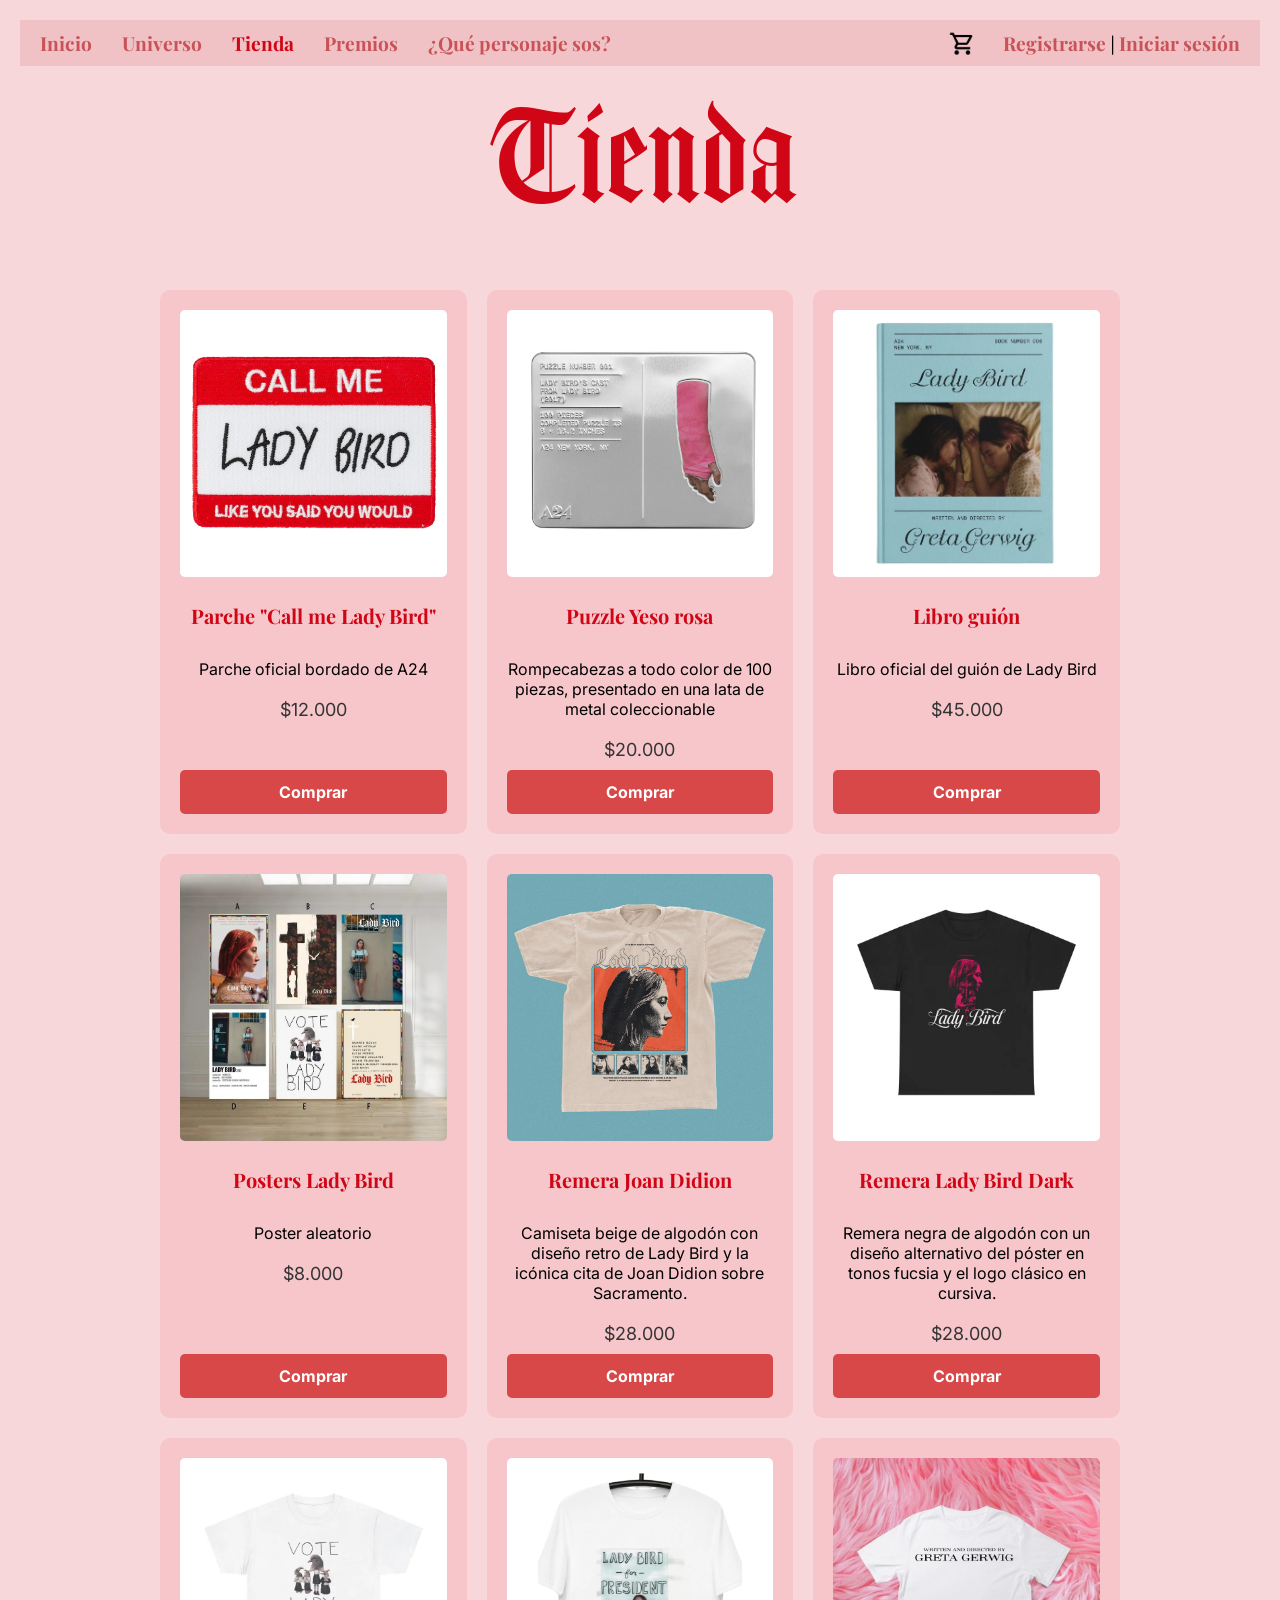
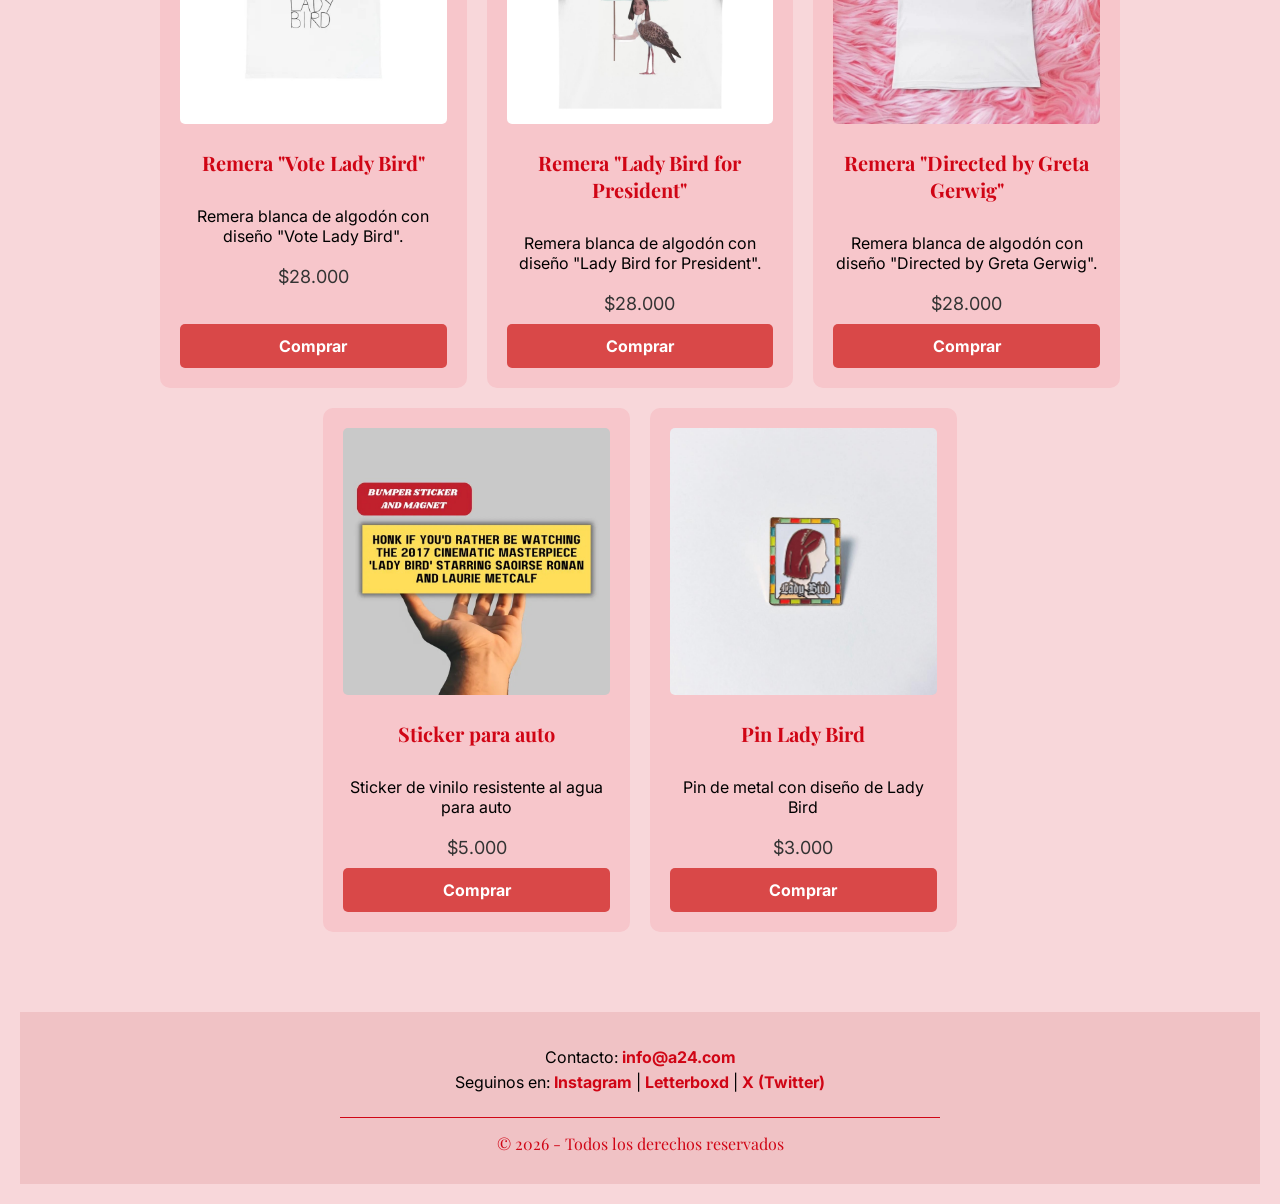
<file: tienda.html>
<!DOCTYPE html:5>
<html>
    <head>
        <title>Tienda Lady Bird</title>
        <meta name="viewport" content="width=device-width, initial-scale=1.0">
         <link rel="stylesheet" href="styles.css">
         <link rel="preconnect" href="https://fonts.googleapis.com">
<link rel="preconnect" href="https://fonts.gstatic.com" crossorigin>
<link href="https://fonts.googleapis.com/css2?family=UnifrakturCook:wght@700&display=swap" rel="stylesheet">
  <link rel="preconnect" href="https://fonts.googleapis.com">
<link rel="preconnect" href="https://fonts.gstatic.com" crossorigin>
<link href="https://fonts.googleapis.com/css2?family=Playfair+Display:ital,wght@0,400..900;1,400..900&display=swap" rel="stylesheet">
<link rel="preconnect" href="https://fonts.googleapis.com">
<link rel="preconnect" href="https://fonts.gstatic.com" crossorigin>
<link href="https://fonts.googleapis.com/css2?family=Inter:ital,opsz,wght@0,14..32,100..900;1,14..32,100..900&display=swap" rel="stylesheet">
    </head>
    <body>
        <header>
          <button class="menu-toggle" id="menu-toggle" onclick="toggleMenu()">
            ☰
          </button>

    <nav class="header-izquierda" id="nav-links">
                <a href="index.html">Inicio</a>
                <a href="universo.html">Universo</a>
                <a href="tienda.html" class="usando">Tienda</a>
                <a href="premios.html">Premios</a>
                <a href="Quiz.html">¿Qué personaje sos?</a>
            </nav>
         <nav class="header-derecha">
        <a href="#" onclick="mostrarCarrito(); return false;" class="carrito-link">
        <img src="carrito.png" alt="Carrito" class="icono-carrito">
        </a>
        
       <span id="zona-usuario">
        <span id="botones-ingreso">
          <a href="#" onclick="abrirRegistro()">Registrarse</a> | <a href="#" onclick="abrirLogin()">Iniciar sesión</a>
        </span>
        
        <span id="mensaje-bienvenida" style="display: none;">
          <span id="texto-hola" style="font-family:'Inter', serif; font-weight: bold;"></span> | 
          <a href="#" onclick="cerrarSesion()">Cerrar sesión</a>
        </span>
      </span>
    </nav>
        </header>
    
      <div id="popup-login" class="popup recuadro-caja" style="display: none;">
      <h3 style="color:#d00515; font-family:'Playfair Display', serif; margin-top: 0;">Iniciar Sesión</h3>
      <p style="font-family:'Inter', serif; margin-bottom: 5px;">Tu Email:</p>
      <input type="email" id="login-email" placeholder="lady@bird.com" style="margin-bottom: 12px; padding: 8px; width: 100%; border-radius: 5px; border: 1px solid #ccc;">
      <p style="font-family:'Inter', serif; margin-bottom: 5px;">Contraseña:</p>
      <input type="password" id="login-password" placeholder="••••••••" style="margin-bottom: 15px; padding: 8px; width: 100%; border-radius: 5px; border: 1px solid #ccc;">
      <button onclick="procesarLogin()" class="boton-cerrar">Ingresar</button>
      <button onclick="cerrarPopups()" class="boton-cerrar" style="background-color: #333;">Cancelar</button>
      <p style="margin-top: 15px; font-family:'Inter', serif; font-size: 14px;">
        ¿No tenés cuenta? <a href="#" onclick="abrirRegistro()">Registrate acá</a>
      </p>
    </div>
    
    <div id="popup-registro" class="popup recuadro-caja" style="display: none;">
      <h3 style="color:#d00515; font-family:'Playfair Display', serif; margin-top: 0;">Registrarse</h3>
      <p style="font-family:'Inter', serif; margin-bottom: 5px;">Tu Nombre:</p>
      <input type="text" id="registro-nombre" placeholder="Ej: Valentina" style="margin-bottom: 12px; padding: 8px; width: 100%; border-radius: 5px; border: 1px solid #ccc;">
      <p style="font-family:'Inter', serif; margin-bottom: 5px;">Tu Email:</p>
      <input type="email" id="registro-email" placeholder="lady@bird.com" style="margin-bottom: 12px; padding: 8px; width: 100%; border-radius: 5px; border: 1px solid #ccc;">
      <p style="font-family:'Inter', serif; margin-bottom: 5px;">Contraseña:</p>
      <input type="password" id="registro-password" placeholder="••••••••" style="margin-bottom: 15px; padding: 8px; width: 100%; border-radius: 5px; border: 1px solid #ccc;">
      <button onclick="procesarRegistro()" class="boton-cerrar">Crear cuenta</button>
      <button onclick="cerrarPopups()" class="boton-cerrar" style="background-color: #333;">Cancelar</button>
    </div>

   <div id="cajaCarrito" style="display: none;" class="recuadro-caja"></div>

    <div id="mensajeLindo" style="display: none;">
      <p id="textoMensaje"></p>
      <button onclick="cerrarMensaje()" class="boton-cerrar">Aceptar</button>
    </div>

    <div id="popup-checkout" class="popup recuadro-caja" style="display: none; width: 90%; max-width: 400px; max-height: 90vh; overflow-y: auto;">
      <h3 style="color:#d00515; font-family:'Playfair Display', serif; margin-top: 0;">Finalizar Compra</h3>
      <div id="resumen-checkout" style="background-color: #ffefef; border: 1px solid #d00515; border-radius: 6px; padding: 12px; margin-bottom: 15px; font-family:'Inter', serif; font-size: 0.9rem; color: #000;"></div>

      <p style="font-family:'Inter', serif; margin-bottom: 5px; font-weight: bold; font-size: 0.95rem;">Dirección de envío:</p>
      <input type="text" id="checkout-direccion" placeholder="Ej: Av. Santa Fe 1234, CABA" style="margin-bottom: 12px; padding: 8px; width: 100%; border-radius: 5px; border: 1px solid #ccc;">

      <p style="font-family:'Inter', serif; margin-bottom: 5px; font-weight: bold; font-size: 0.95rem;">Método de pago:</p>
      <select id="checkout-pago" style="margin-bottom: 15px; padding: 8px; width: 100%; border-radius: 5px; border: 1px solid #ccc; font-family:'Inter', serif; background-color: white;">
        <option value="Tarjeta de crédito / débito">Tarjeta de crédito / débito</option>
        <option value="Transferencia / Mercado Pago">Transferencia / Mercado Pago</option>
        <option value="Efectivo al retirar">Efectivo al retirar</option>
      </select>

      <button onclick="confirmarPedido()" class="boton-cerrar">Confirmar pedido</button>
      <button onclick="cerrarCheckout()" class="boton-cerrar" style="background-color: #333;">Cancelar</button>
    </div>

        <h1> Tienda </h1>
        <section class="contenedor-tienda">
        <div class="cuadrado-producto">
          <img src="AAtiendafotos/CAPAZQULTIMOPARXE.jpg">
          <h3>Parche "Call me Lady Bird"</h3>
          <p>Parche oficial bordado de A24</p>
          <p class="precio">$12.000</p>
          <button onclick="agregarAlCarrito('Parche Call me Lady Bird', 12000)"> Comprar</button>
        </div>
        <div class="cuadrado-producto">
          <img src="AAtiendafotos/ULTIMOREALYESOOG1.jpg">
          <h3>Puzzle Yeso rosa</h3>
          <p>Rompecabezas a todo color de 100 piezas, presentado en una lata de metal coleccionable</p>
          <p class="precio">$20.000</p>
          <button onclick="agregarAlCarrito('Puzzle Yeso rosa', 20000)"> Comprar</button>
        </div>
        <div class="cuadrado-producto">
          <img src="AAtiendafotos/pruebalibro.jpg">
          <h3>Libro guión</h3>
          <p>Libro oficial del guión de Lady Bird</p>
          <p class="precio">$45.000</p>
          <button onclick="agregarAlCarrito('Libro guión', 45000)"> Comprar</button>
        </div>
        <div class="cuadrado-producto">
          <img src="AAtiendafotos/Opcionesposters.jpg">
          <h3>Posters Lady Bird</h3>
          <p>Poster aleatorio</p>
          <p class="precio">$8.000</p>
          <button onclick="agregarAlCarrito('Posters Lady Bird', 8000)"> Comprar</button>
        </div>
        <div class="cuadrado-producto">
          <img src="AAtiendafotos/RemeraLadyBird.jpg">
          <h3>Remera Joan Didion</h3>
          <p>Camiseta beige de algodón con diseño retro de Lady Bird y la icónica cita de Joan Didion sobre Sacramento.</p>
          <p class="precio">$28.000</p>
          <button onclick="agregarAlCarrito('Remera Joan Didion', 28000)"> Comprar</button>
        </div>
        <div class="cuadrado-producto">
          <img src="AAtiendafotos/remerosa.jpg">
          <h3>Remera Lady Bird Dark</h3>
          <p>Remera negra de algodón con un diseño alternativo del póster en tonos fucsia y el logo clásico en cursiva.</p>
          <p class="precio">$28.000</p>
          <button onclick="agregarAlCarrito('Remera Lady Bird Dark', 28000)"> Comprar</button>
        </div>
        <div class="cuadrado-producto">
          <img src="AAtiendafotos/remevote4LBREAL.jpg">
          <h3>Remera "Vote Lady Bird"</h3>
          <p>Remera blanca de algodón con diseño "Vote Lady Bird".</p>
          <p class="precio">$28.000</p>
          <button onclick="agregarAlCarrito('Remera Vote Lady Bird', 28000)"> Comprar</button>
        </div>
        <div class="cuadrado-producto">
          <img src="AAtiendafotos/LBforpresidentremeraxiamor.jpg">
          <h3>Remera "Lady Bird for President"</h3>
          <p>Remera blanca de algodón con diseño "Lady Bird for President".</p>
          <p class="precio">$28.000</p>
          <button onclick="agregarAlCarrito('Remera Lady Bird for President', 28000)"> Comprar</button>
        </div>
        <div class="cuadrado-producto">
          <img src="AAtiendafotos/Remerawrittenbygg.jpg">
          <h3>Remera "Directed by Greta Gerwig"</h3>
          <p>Remera blanca de algodón con diseño "Directed by Greta Gerwig".</p>
          <p class="precio">$28.000</p>
          <button onclick="agregarAlCarrito('Remera Directed by Greta Gerwig', 28000)"> Comprar</button>
        </div>
          <div class="cuadrado-producto">
          <img src="AAtiendafotos/autoStckr.jpg">
          <h3>Sticker para auto</h3>
          <p>Sticker de vinilo resistente al agua para auto</p>
          <p class="precio">$5.000</p>
          <button onclick="agregarAlCarrito('Sticker para auto', 5000)"> Comprar</button>
        </div>
        <div class="cuadrado-producto">
          <img src="AAtiendafotos/PINLB.jpg">
          <h3>Pin Lady Bird</h3>
          <p>Pin de metal con diseño de Lady Bird</p>
          <p class="precio">$3.000</p>
          <button onclick="agregarAlCarrito('Pin Lady Bird', 3000)"> Comprar</button>
        </div>
       </section>
        <footer class="footer-copyright">
           <div class="info-contacto">
        <p>Contacto: <a href="mailto:info@a24.com">info@a24.com</a></p>
        <p>Seguinos en: 
            <a href="https://www.instagram.com/ladybirdmovie/" target="_blank">Instagram</a> | 
            <a href="https://letterboxd.com/film/lady-bird/" target="_blank">Letterboxd</a> | 
            <a href="https://twitter.com/LadyBirdMovie" target="_blank">X (Twitter)</a>
        </p>
      </div>
        <p class="legales">© 2026 - Todos los derechos reservados</p>
       </footer>
<script src="script.js"></script>
</body>
</html>
</file>
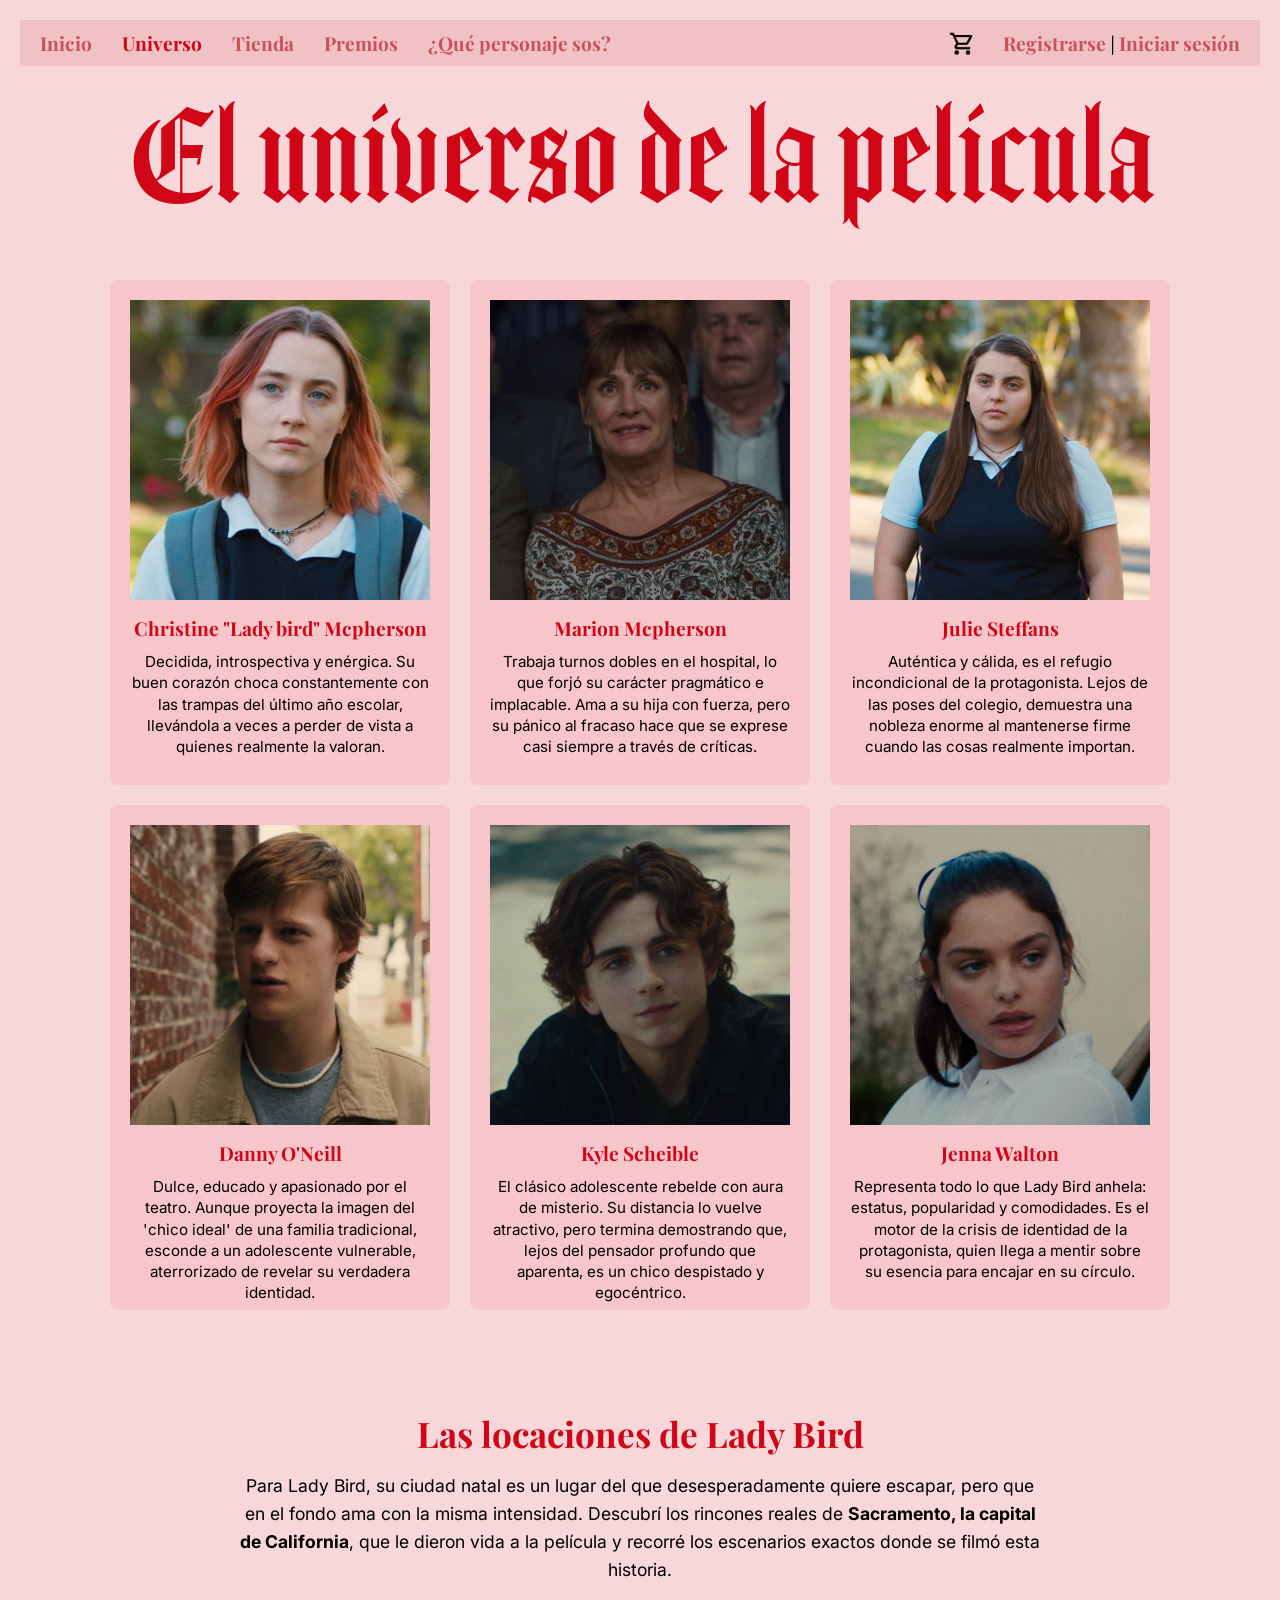
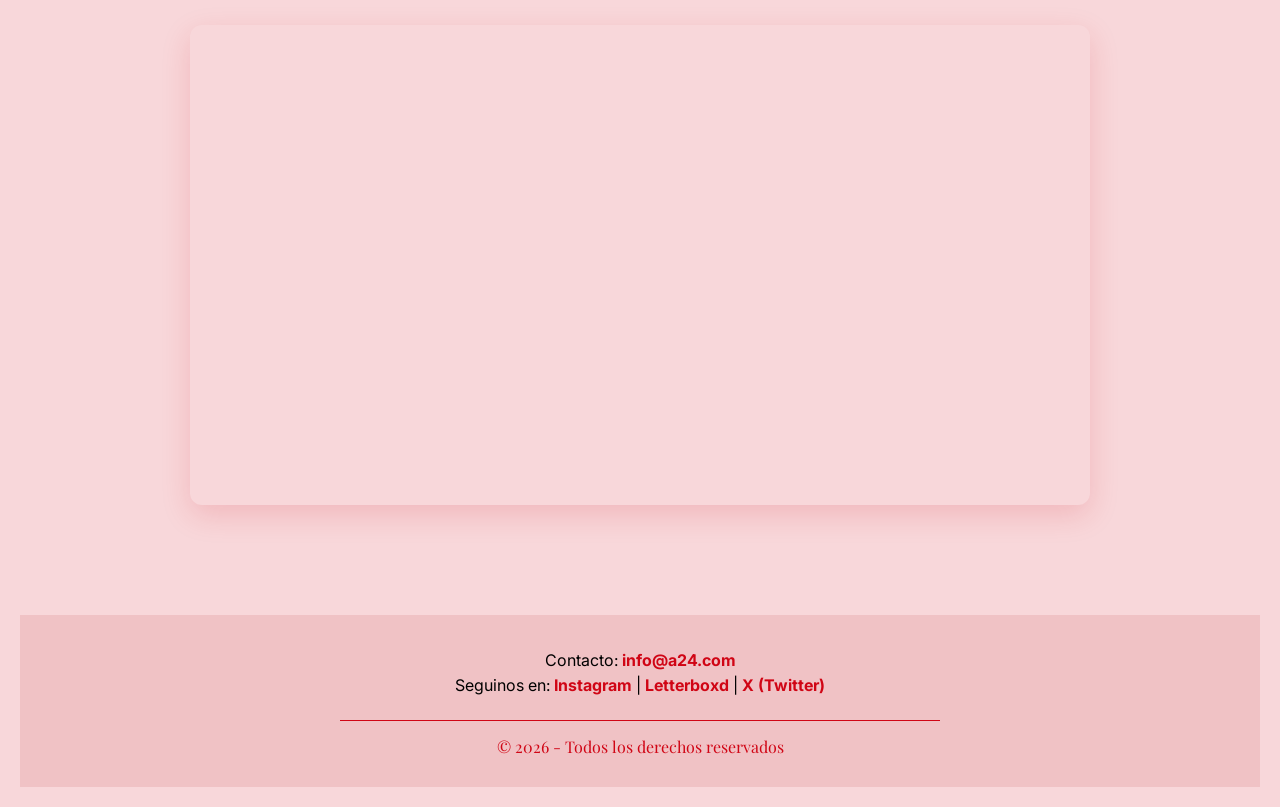
<file: universo.html>
<!DOCTYPE html:5>
<html>
    <head>
        <title> El universo de la pelicula</title>
        <meta name="viewport" content="width=device-width, initial-scale=1.0">
         <link rel="stylesheet" href="styles.css">
         <link rel="preconnect" href="https://fonts.googleapis.com">
<link rel="preconnect" href="https://fonts.gstatic.com" crossorigin>
<link href="https://fonts.googleapis.com/css2?family=UnifrakturCook:wght@700&display=swap" rel="stylesheet">
  <link rel="preconnect" href="https://fonts.googleapis.com">
<link rel="preconnect" href="https://fonts.gstatic.com" crossorigin>
<link href="https://fonts.googleapis.com/css2?family=Playfair+Display:ital,wght@0,400..900;1,400..900&display=swap" rel="stylesheet">
<link rel="preconnect" href="https://fonts.googleapis.com">
<link rel="preconnect" href="https://fonts.gstatic.com" crossorigin>
<link href="https://fonts.googleapis.com/css2?family=Inter:ital,opsz,wght@0,14..32,100..900;1,14..32,100..900&display=swap" rel="stylesheet">
    </head>
    <body>
        <header>
          <button class="menu-toggle" id="menu-toggle" onclick="toggleMenu()">
            ☰
          </button>

    <nav class="header-izquierda" id="nav-links">
                <a href="index.html">Inicio</a>
                <a href="universo.html" class="usando">Universo</a>
                <a href="tienda.html">Tienda</a>
                <a href="premios.html">Premios</a>
                <a href="Quiz.html">¿Qué personaje sos?</a>
            </nav>
         <nav class="header-derecha">
       <a href="#" onclick="mostrarCarrito(); return false;" class="carrito-link">
        <img src="carrito.png" alt="Carrito" class="icono-carrito">
        </a>
        <span id="zona-usuario">
        <span id="botones-ingreso">
          <a href="#" onclick="abrirRegistro()">Registrarse</a> | <a href="#" onclick="abrirLogin()">Iniciar sesión</a>
        </span>
        
        <span id="mensaje-bienvenida" style="display: none;">
          <span id="texto-hola" style="font-family:'Inter', serif; font-weight: bold;"></span> | 
          <a href="#" onclick="cerrarSesion()">Cerrar sesión</a>
        </span>
      </span>
    </nav>
        </header>
       <div id="popup-login" class="popup recuadro-caja" style="display: none;">
      <h3 style="color:#d00515; font-family:'Playfair Display', serif; margin-top: 0;">Iniciar Sesión</h3>
      <p style="font-family:'Inter', serif; margin-bottom: 5px;">Tu Email:</p>
      <input type="email" id="login-email" placeholder="lady@bird.com" style="margin-bottom: 12px; padding: 8px; width: 100%; border-radius: 5px; border: 1px solid #ccc;">
      <p style="font-family:'Inter', serif; margin-bottom: 5px;">Contraseña:</p>
      <input type="password" id="login-password" placeholder="••••••••" style="margin-bottom: 15px; padding: 8px; width: 100%; border-radius: 5px; border: 1px solid #ccc;">
      <button onclick="procesarLogin()" class="boton-cerrar">Ingresar</button>
      <button onclick="cerrarPopups()" class="boton-cerrar" style="background-color: #333;">Cancelar</button>
      <p style="margin-top: 15px; font-family:'Inter', serif; font-size: 14px;">
        ¿No tenés cuenta? <a href="#" onclick="abrirRegistro()">Registrate acá</a>
      </p>
    </div>
    
    <div id="popup-registro" class="popup recuadro-caja" style="display: none;">
      <h3 style="color:#d00515; font-family:'Playfair Display', serif; margin-top: 0;">Registrarse</h3>
      <p style="font-family:'Inter', serif; margin-bottom: 5px;">Tu Nombre:</p>
      <input type="text" id="registro-nombre" placeholder="Ej: Valentina" style="margin-bottom: 12px; padding: 8px; width: 100%; border-radius: 5px; border: 1px solid #ccc;">
      <p style="font-family:'Inter', serif; margin-bottom: 5px;">Tu Email:</p>
      <input type="email" id="registro-email" placeholder="lady@bird.com" style="margin-bottom: 12px; padding: 8px; width: 100%; border-radius: 5px; border: 1px solid #ccc;">
      <p style="font-family:'Inter', serif; margin-bottom: 5px;">Contraseña:</p>
      <input type="password" id="registro-password" placeholder="••••••••" style="margin-bottom: 15px; padding: 8px; width: 100%; border-radius: 5px; border: 1px solid #ccc;">
      <button onclick="procesarRegistro()" class="boton-cerrar">Crear cuenta</button>
      <button onclick="cerrarPopups()" class="boton-cerrar" style="background-color: #333;">Cancelar</button>
    </div>
    
    <div id="cajaCarrito" style="display: none;"></div>
    <div id="mensajeLindo" style="display: none;">
  <p id="textoMensaje"></p>
  <button onclick="cerrarMensaje()" class="boton-cerrar">Aceptar</button>
</div>

<div id="popup-checkout" class="popup recuadro-caja" style="display: none; width: 90%; max-width: 400px; max-height: 90vh; overflow-y: auto;">
  <h3 style="color:#d00515; font-family:'Playfair Display', serif; margin-top: 0;">Finalizar Compra</h3>
  
  <div id="resumen-checkout" style="background-color: #ffefef; border: 1px solid #d00515; border-radius: 6px; padding: 12px; margin-bottom: 15px; font-family:'Inter', serif; font-size: 0.9rem; color: #000;"></div>

  <p style="font-family:'Inter', serif; margin-bottom: 5px; font-weight: bold; font-size: 0.95rem;">Dirección de envío:</p>
  <input type="text" id="checkout-direccion" placeholder="Ej: Av. Santa Fe 1234, CABA" style="margin-bottom: 12px; padding: 8px; width: 100%; border-radius: 5px; border: 1px solid #ccc;">

  <p style="font-family:'Inter', serif; margin-bottom: 5px; font-weight: bold; font-size: 0.95rem;">Método de pago:</p>
  <select id="checkout-pago" style="margin-bottom: 15px; padding: 8px; width: 100%; border-radius: 5px; border: 1px solid #ccc; font-family:'Inter', serif; background-color: white;">
    <option value="Tarjeta de crédito / débito">Tarjeta de crédito / débito</option>
    <option value="Transferencia / Mercado Pago">Transferencia / Mercado Pago</option>
    <option value="Efectivo al retirar">Efectivo al retirar</option>
  </select>

  <button onclick="confirmarPedido()" class="boton-cerrar">Confirmar pedido</button>
  <button onclick="cerrarCheckout()" class="boton-cerrar" style="background-color: #333;">Cancelar</button>
</div>

        <h1>El universo de la pelicula</h1>

        <section class="personajes">
            <div class="cuadrado-personaje">
                <div class="imagen-personaje">
                    <video autoplay loop muted playsinline class="video-fondo">

                        <source src="Fotospersonajes/VideoChristineladybirdnuevoclaselol.mp4" type="video/mp4">

                    </video>
                    <img src="Fotospersonajes/fotorealrealLB.jpg" class="foto-frente">
                </div>
                <h3>Christine "Lady bird" Mcpherson</h3>
                <p class="descripcion-pjs">Decidida, introspectiva y enérgica. Su buen corazón choca constantemente con las trampas del último año escolar, llevándola a veces a perder de vista a quienes realmente la valoran.</p>
            </div>
            <div class="cuadrado-personaje">
                <div class="imagen-personaje">
                    <video autoplay loop muted playsinline class="video-fondo">
                        <source src="Fotospersonajes/Marioneee video [protyecto web.mp4" type="video/mp4">
                    </video>
                    <img src="Fotospersonajes/marioncapaz.jpg" class="foto-frente">
                </div>
                <h3>Marion Mcpherson</h3>
                <p class="descripcion-pjs">Trabaja turnos dobles en el hospital, lo que forjó su carácter pragmático e implacable. Ama a su hija con fuerza, pero su pánico al fracaso hace que se exprese casi siempre a través de críticas.</p>
            </div>
    
            <div class="cuadrado-personaje">
                <div class="imagen-personaje">
                    <video autoplay loop muted playsinline class="video-fondo">
                        <source src="Fotospersonajes/Nuevovideojulieclase.mp4" type="video/mp4">
                    </video>
                    <img src="Fotospersonajes/nuevanuevafotojulie.jpg" class="foto-frente">
                </div>
                <h3>Julie Steffans</h3>
                <p class="descripcion-pjs">Auténtica y cálida, es el refugio incondicional de la protagonista. Lejos de las poses del colegio, demuestra una nobleza enorme al mantenerse firme cuando las cosas realmente importan.</p>
            </div>

            <div class="cuadrado-personaje">
                <div class="imagen-personaje">
                     <video autoplay loop muted playsinline class="video-fondo">
                        <source src="Fotospersonajes/NUEVOVIDEODANNY.mp4" type="video/mp4">
                    </video>
                    <img src="Fotospersonajes/fotodanny1.jpg" class="foto-frente">
                </div>
                <h3>Danny O'Neill</h3>
                <p class="descripcion-pjs">Dulce, educado y apasionado por el teatro. Aunque proyecta la imagen del 'chico ideal' de una familia tradicional, esconde a un adolescente vulnerable, aterrorizado de revelar su verdadera identidad.</p>
            </div>

            <div class="cuadrado-personaje">
                <div class="imagen-personaje">
                    <video autoplay loop muted playsinline class="video-fondo">
                        <source src="Fotospersonajes/NUEVIOCLASEKYLE.mp4" type="video/mp4">
                    </video>
                    <img src="Fotospersonajes/Kylecapazm1.jpg" class="foto-frente">
                </div>
                <h3>Kyle Scheible</h3>
                <p class="descripcion-pjs">El clásico adolescente rebelde con aura de misterio. Su distancia lo vuelve atractivo, pero termina demostrando que, lejos del pensador profundo que aparenta, es un chico despistado y egocéntrico.</p>
            </div>

             <div class="cuadrado-personaje">
                <div class="imagen-personaje">
                     <video autoplay loop muted playsinline class="video-fondo">
                        <source src="Fotospersonajes/CLASENUEVOJENNA.mp4" type="video/mp4">
                    </video>
                    <img src="Fotospersonajes/fotojennanuevam.jpg" class=foto-frente>
                </div>
                <h3>Jenna Walton</h3>
                <p class="descripcion-pjs">Representa todo lo que Lady Bird anhela: estatus, popularidad y comodidades. Es el motor de la crisis de identidad de la protagonista, quien llega a mentir sobre su esencia para encajar en su círculo.</p>
            </div>
        </section>
<section class="seccion-mapa">
    <div class="contenedor-texto-mapa">
        <h2>Las locaciones de Lady Bird</h2>
        <p>Para Lady Bird, su ciudad natal es un lugar del que desesperadamente quiere escapar, pero que en el fondo ama con la misma intensidad. Descubrí los rincones reales de <strong>Sacramento, la capital de California</strong>, que le dieron vida a la película y recorré los escenarios exactos donde se filmó esta historia.</p>
    </div>
    
    <div class="contenedor-iframe">
        <iframe src="https://www.google.com/maps/d/u/4/embed?mid=1rDuziK86xMrrmRM3bzXUV0yM9jxv9cI&ehbc=2E312F" height="480"></iframe>
    </div>
</section>
       
<footer class="footer-copyright">
         <div class="info-contacto">
        <p>Contacto: <a href="mailto:info@a24.com">info@a24.com</a></p>
        <p>Seguinos en: 
            <a href="https://www.instagram.com/ladybirdmovie/" target="_blank">Instagram</a> | 
            <a href="https://letterboxd.com/film/lady-bird/" target="_blank">Letterboxd</a> | 
            <a href="https://twitter.com/LadyBirdMovie" target="_blank">X (Twitter)</a>
        </p>
      </div>
        <p class="legales">© 2026 - Todos los derechos reservados</p>
       </footer>
       
       <script src="script.js"></script>
    </body>
</html>
</file>
<file: styles.css>
* {
    box-sizing: border-box;
}

body {
    background-color: #F8D7DA;
    margin: 0;
    padding: 20px;
    font-family: 'Inter', serif;
}

@font-face {
    font-family: "Amador";
    src: url('Fonts/Amador-W01-Regular.woff') format('woff');
}

.menu-toggle {
    display: none;
    background: none;
    border: none;
    font-size: 1.8rem;
    cursor: pointer;
    color: #d00515;
    padding: 0;
}

h1 {
    color: #d00515;
    font-family: "Amador", cursive;
    text-align: center;
    font-size: 8rem;
    margin-top: 20px;
    margin-bottom: 20px;
    font-weight: normal;
}

h2 {
    color: #d00515;
    font-family: "Amador", cursive;
    text-align: center;
    font-size: 3rem;
    margin-top: 20px;
    margin-bottom: 20px;
    font-weight: normal;
}

header {
    display: flex;
    justify-content: space-between;
    align-items: center;
    padding: 10px 20px;
    background-color: #f0c2c5;
    position: relative;
}

.header-izquierda, .header-derecha {
    display: flex;
    align-items: center;
    gap: 30px;
}

.icono-carrito {
    width: 24px;
    height: 24px;
    vertical-align: middle;
    object-fit: contain;
}

.carrito-link {
    display: flex;
    align-items: center;
}

nav a {
    text-decoration: none;
    color: #C85258;
    font-family: 'Playfair Display', serif;
    font-size: 1.2rem;
    font-weight: bold;
}

nav a.usando {
    font-weight: bold;
    color: #D00515;
}

section {
    display: flex;
    justify-content: center;
    align-items: center;
    padding: 20px;
}

.videocontainer {
    width: 100%;
    max-width: 800px;
}

.videocontainer iframe {
    width: 100%;
    height: 450px;
    display: block;
}

.info-dos-columnas {
    display: flex;
    justify-content: space-between;
    align-items: stretch;
    max-width: 900px;
    margin: 40px auto;
    padding: 0 20px;
    gap: 30px;
}

.recuadro-caja {
    background-color: #F7C6CB;
    border-radius: 8px;
    padding: 25px;
}

.info-dos-columnas .columna {
    flex: 1;
    padding: 0 30px;
}

.columna-izquierda {
    border-right: 2px solid #d00515;
}

.info-dos-columnas h2 {
    color: #d00515;
    font-size: 1.8rem;
    margin-bottom: 15px;
    font-family: 'Playfair Display', serif;
    font-weight: bold;
}

.info-dos-columnas p {
    color: #000;
    line-height: 1.6;
    font-family: "Inter", serif;
    font-size: 1.3rem;
}

.seccion-cita {
    max-width: 600px;
    margin: 40px auto;
    text-align: center;
    padding: 0 20px;
}

.cita-critica .texto-cita {
    font-style: italic;
    font-size: 1.6rem;
    color: #000000;
}

.cita-critica .autor-cita {
    margin-top: 10px;
    font-size: 1.2rem;
    color: #d00515;
    font-weight: bold;
}

.footer-copyright {
    background-color: #f0c2c5;
    padding: 30px 20px;
    text-align: center;
    margin-top: 50px;
    display: flex;
    flex-direction: column;
    align-items: center;
    gap: 20px;
}

.footer-copyright p {
    color: #d00515;
    font-family: 'Playfair Display', serif;
    font-size: 1rem;
    margin: 0;
}

.info-contacto p {
    font-family: "Inter", serif;
    color: #000000;
    margin: 5px 0;
    font-size: 1rem;
}

.info-contacto a {
    color: #d00515;
    text-decoration: none;
    font-weight: bold;
}

.info-contacto a:hover {
    text-decoration: underline;
}

.legales {
    color: #d00515;
    font-family: 'Playfair Display', serif;
    font-size: 0.9rem;
    margin: 0;
    padding-top: 15px;
    border-top: 1px solid #d00515;
    width: 100%;
    max-width: 600px;
}

.popup {
    position: fixed;
    top: 50%;
    left: 50%;
    transform: translate(-50%, -50%);
    background-color: #F8D7DA;
    padding: 30px;
    width: 320px;
    border: 2px solid #d00515;
    border-radius: 8px;
    box-shadow: 0px 4px 20px rgba(0,0,0,0.6);
    z-index: 1000;
}

.boton-cerrar {
    background-color: #d00515;
    color: white;
    border: none;
    padding: 10px 15px;
    font-family: "Inter", serif;
    font-size: 1rem;
    border-radius: 5px;
    cursor: pointer;
    margin-right: 10px;
    margin-top: 10px;
}

.boton-cerrar:hover {
    opacity: 0.8;
}

.personajes {
    display: flex;
    flex-wrap: wrap;
    justify-content: center;
    gap: 20px;
    max-width: 1200px;
    margin: 40px auto;
    padding: 0 10px;
}

.cuadrado-personaje {
    background-color: #F7C6CB;
    border-radius: 8px;
    padding: 20px;
    width: 340px;
    height: 505px;
    box-sizing: border-box;
    text-align: center;
    cursor: pointer;
}

.imagen-personaje {
    position: relative;
    overflow: hidden;
    aspect-ratio: 1 / 1;
    width: 100%;
    background-color: #FFFFFF;
    margin-bottom: 15px;
}

.imagen-personaje img {
    width: 100%;
    display: block;
    aspect-ratio: 1 / 1;
    object-fit: cover;
}

.video-fondo, .foto-frente {
    position: absolute;
    top: 0;
    left: 0;
    width: 100%;
    height: 100%;
    object-fit: cover;
    display: block;
    transition: opacity 0.4s ease;
}

.imagen-personaje:hover .foto-frente,
.cuadrado-personaje.activo .foto-frente {
    opacity: 0;
}

.cuadrado-personaje h3 {
    color: #d00515;
    font-family: 'Playfair Display', serif;
    font-size: 1.2rem;
    margin: 10px 0;
}

.descripcion-pjs {
    color: #000000;
    font-family: "Inter", serif;
    font-size: 0.95rem;
    line-height: 1.4;
    margin: 0;
}

.seccion-mapa {
    display: flex;
    flex-direction: column;
    align-items: center;
    padding: 60px 20px;
}

.contenedor-texto-mapa {
    max-width: 800px;
    text-align: center;
    margin-bottom: 40px;
}

.contenedor-texto-mapa h2 {
    color: #d00515;
    font-family: 'Playfair Display', serif;
    font-weight: bold;
    font-size: 2.2rem;
    margin-top: 0;
    margin-bottom: 15px;
}

.contenedor-texto-mapa p {
    font-family: "Inter", serif;
    color: #000000;
    font-size: 1.1rem;
    line-height: 1.6;
    margin: 0;
}

.contenedor-iframe {
    width: 100%;
    max-width: 900px;
    border-radius: 12px;
    overflow: hidden;
    box-shadow: 0 10px 30px rgba(208, 5, 21, 0.15);
}

.contenedor-iframe iframe {
    width: 100%;
    display: block;
    border: none;
}

.caja-pregunta {
    width: 100%;
    margin-bottom: 25px;
    padding-bottom: 15px;
    border-bottom: 1px solid #ccc;
}

.caja-pregunta button {
    width: 100%;
    text-align: left;
    padding: 10px;
    margin-top: 5px;
    margin-bottom: 5px;
    background-color: #f1f1f1;
    border: 1px solid #ccc;
    border-radius: 5px;
    cursor: pointer;
}

.caja-pregunta button:hover {
    background-color: #D00515;
    color: white;
}

.caja-boton-final {
    margin-top: 20px;
}

.boton-calcular {
    background-color: #D00515;
    color: white;
    padding: 15px 30px;
    font-size: 18px;
    border: none;
    border-radius: 5px;
    font-weight: bold;
    cursor: pointer;
}

.boton-calcular:hover {
    background-color: #b33939;
}

#resultado-quiz {
    margin-top: 30px;
    padding: 20px;
    background-color: #ffefef;
    border: 2px solid #d94848;
    border-radius: 10px;
    text-align: center;
    max-width: 1500px;
}

#nombre-personaje {
    color: #d94848;
    font-size: 50px;
}

.contenedor-tienda {
    display: flex;
    flex-wrap: wrap;
    justify-content: center;
    align-items: stretch;
    gap: 20px;
    max-width: 1500px;
    margin: 0 auto;
    padding: 30px;
    box-sizing: border-box;
}

.cuadrado-producto {
    width: 26%;
    min-width: 250px;
    background-color: #F7C6CB;
    padding: 20px;
    text-align: center;
    border-radius: 10px;
    box-sizing: border-box;
    display: flex;
    flex-direction: column;
}

.cuadrado-producto img {
    width: 100%;
    height: auto;
    border-radius: 5px;
    aspect-ratio: 1 / 1;
    object-fit: cover;
    margin-bottom: 15px;
    display: block;
}

.cuadrado-producto h3 {
    color: #d00515;
    font-family: 'Playfair Display', serif;
    font-size: 20px;
    margin-top: 10px;
}

.cuadrado-producto p {
    margin: 10px 0;
    font-family: "Inter", serif;
}

.cuadrado-producto .precio {
    font-size: 18px;
    color: #333;
}

.cuadrado-producto button {
    background-color: #d94848;
    color: white;
    width: 100%;
    padding: 12px;
    font-size: 16px;
    font-weight: bold;
    border: none;
    border-radius: 5px;
    cursor: pointer;
    box-sizing: border-box;
    font-family: "Inter", serif;
    margin-top: auto;
}

.cuadrado-producto button:hover {
    background-color: #b33939;
}

#mensajeLindo {
    position: fixed;
    top: 50%;
    left: 50%;
    transform: translate(-50%, -50%);
    background-color: #f0c2c5;
    border: 2px solid #d00515;
    padding: 30px;
    text-align: center;
    border-radius: 8px;
    z-index: 200;
    box-shadow: 0px 4px 10px rgba(0,0,0,0.2);
}

#mensajeLindo p {
    color: #d00515;
    font-family: 'Playfair Display', serif;
    font-size: 1.5rem;
    font-weight: bold;
}

#cajaCarrito {
    position: absolute;
    top: 80px;
    right: 20px;
    background-color: #F7C6CB;
    border: 2px solid #d00515;
    padding: 20px;
    border-radius: 8px;
    z-index: 100;
    min-width: 250px;
}

.seccion-premios {
    display: flex;
    gap: 30px;
    max-width: 1200px;
    margin: 40px auto;
    padding: 0 20px;
    box-sizing: border-box;
    align-items: flex-start;
}

.panel-filtros {
    width: 25%;
    background-color: #ffefef;
    padding: 20px;
    border-radius: 10px;
    box-sizing: border-box;
    border: 1px solid #F7C6CB;
}

.panel-filtros h3 {
    color: #d00515;
    font-family: 'Playfair Display', serif;
    font-size: 1.5rem;
    margin-top: 0;
    margin-bottom: 20px;
}

.filtro-btn {
    display: block;
    width: 100%;
    padding: 12px;
    margin-bottom: 10px;
    background-color: transparent;
    border: 1px solid #d00515;
    color: #d00515;
    font-family: "Inter", serif;
    font-size: 1rem;
    font-weight: bold;
    border-radius: 5px;
    cursor: pointer;
    text-align: left;
    box-sizing: border-box;
}

.filtro-btn:hover, .filtro-btn.activo {
    background-color: #d00515;
    color: white;
}

.contenedor-tarjetas-premios {
    width: 75%;
    display: flex;
    flex-wrap: wrap;
    gap: 20px;
}

.tarjeta-premio {
    flex: 0 0 31%;
    height: 230px;
    perspective: 1000px;
    background-color: transparent;
    cursor: pointer;
}

.tarjeta-interior {
    position: relative;
    width: 100%;
    height: 100%;
    transition: transform 0.6s ease, box-shadow 0.6s ease;
    transform-style: preserve-3d;
    border-radius: 8px;
}

.tarjeta-premio:hover .tarjeta-interior,
.tarjeta-premio.activo .tarjeta-interior {
    transform: translateY(-5px) rotateY(180deg);
    box-shadow: 0 10px 20px rgba(208, 5, 21, 0.15);
}

.tarjeta-frente, .tarjeta-dorso {
    position: absolute;
    width: 100%;
    height: 100%;
    -webkit-backface-visibility: hidden;
    backface-visibility: hidden;
    border-radius: 8px;
    box-sizing: border-box;
    padding: 20px;
    display: flex;
    flex-direction: column;
    align-items: center;
    justify-content: center;
    text-align: center;
}

.tarjeta-frente {
    background-color: #F7C6CB;
}

.tarjeta-dorso {
    background-color: #d00515;
    color: white;
    transform: rotateY(180deg);
    font-family: "Inter", serif;
}

.tarjeta-dorso p {
    font-size: 0.95rem;
    line-height: 1.5;
    margin: 0;
    color: white;
}

.tarjeta-premio h3 {
    color: #d00515;
    font-family: 'Playfair Display', serif;
    font-size: 1.2rem;
    margin: 0 0 10px 0;
}

.tarjeta-premio p {
    font-family: "Inter", serif;
    color: #000000;
    margin: 0 0 20px 0;
}

.etiqueta-premio {
    background-color: white;
    color: #d00515;
    padding: 6px 15px;
    border-radius: 20px;
    font-family: "Inter", serif;
    font-size: 0.9rem;
    font-weight: bold;
    display: inline-block;
    margin-top: auto;
}

.etiqueta-nominacion {
    background-color: transparent;
    color: #d00515;
    border: 1px solid #d00515;
    padding: 5px 14px;
    border-radius: 20px;
    font-family: "Inter", serif;
    font-size: 0.9rem;
    font-weight: bold;
    display: inline-block;
    margin-top: auto;
}

input[type="radio"][name="premios"] {
    display: none;
}

#filtro-pelicula:checked ~ .seccion-premios .tarjeta-premio:not([data-categoria="pelicula"]),
#filtro-direccion:checked ~ .seccion-premios .tarjeta-premio:not([data-categoria="direccion"]),
#filtro-actuacion:checked ~ .seccion-premios .tarjeta-premio:not([data-categoria="actuacion"]),
#filtro-guion:checked ~ .seccion-premios .tarjeta-premio:not([data-categoria="guion"]) {
    display: none;
}

#filtro-todos:checked ~ .seccion-premios label[for="filtro-todos"],
#filtro-pelicula:checked ~ .seccion-premios label[for="filtro-pelicula"],
#filtro-direccion:checked ~ .seccion-premios label[for="filtro-direccion"],
#filtro-actuacion:checked ~ .seccion-premios label[for="filtro-actuacion"],
#filtro-guion:checked ~ .seccion-premios label[for="filtro-guion"] {
    background-color: #d00515;
    color: white;
}

.seccion-formulario {
    display: flex;
    justify-content: center;
    align-items: center;
    min-height: 70vh;
    padding: 40px 20px;
}

.contenedor-formulario {
    background-color: #ffefef;
    border: 1px solid #F7C6CB;
    padding: 40px;
    border-radius: 10px;
    width: 100%;
    max-width: 400px;
    box-sizing: border-box;
    box-shadow: 0 10px 20px rgba(208, 5, 21, 0.05);
}

.contenedor-formulario h2 {
    color: #d00515;
    font-family: 'Playfair Display', serif;
    text-align: center;
    margin-top: 0;
    margin-bottom: 30px;
    font-size: 2rem;
}

.grupo-input {
    margin-bottom: 20px;
}

.grupo-input label {
    display: block;
    font-family: "Inter", serif;
    color: #d00515;
    font-weight: bold;
    margin-bottom: 8px;
    font-size: 0.9rem;
}

.grupo-input input {
    width: 100%;
    padding: 12px;
    border: 1px solid #F7C6CB;
    border-radius: 5px;
    background-color: white;
    font-family: "Inter", serif;
    box-sizing: border-box;
    color: #000000;
}

.grupo-input input:focus {
    outline: none;
    border: 2px solid #d00515;
}

.btn-submit {
    width: 100%;
    background-color: #d00515;
    color: white;
    border: none;
    padding: 15px;
    font-family: "Inter", serif;
    font-weight: bold;
    font-size: 1rem;
    border-radius: 5px;
    cursor: pointer;
    transition: background-color 0.3s ease, transform 0.2s ease;
    margin-top: 10px;
}

.btn-submit:hover {
    background-color: #a00410;
    transform: translateY(-2px);
}

.link-pie {
    text-align: center;
    font-family: "Inter", serif;
    font-size: 0.9rem;
    margin-top: 25px;
    margin-bottom: 0;
    color: #000000;
}

.link-pie a {
    color: #d00515;
    font-weight: bold;
    text-decoration: none;
}

.link-pie a:hover {
    text-decoration: underline;
}

@media (max-width: 768px) {
    body {
        padding: 12px;
    }

    header {
        padding: 10px 15px;
    }

    .menu-toggle {
        display: block;
    }

    .header-izquierda {
        display: none;
        flex-direction: column;
        position: absolute;
        top: 100%;
        left: 0;
        width: 100%;
        background-color: #f0c2c5;
        padding: 20px 0;
        text-align: center;
        gap: 18px;
        border-top: 1px solid #d00515;
        box-shadow: 0px 6px 12px rgba(0,0,0,0.15);
        z-index: 999;
    }

    .header-izquierda.activo {
        display: flex;
    }

    .header-derecha {
        gap: 12px;
        font-size: 0.9rem;
    }

    .header-derecha a {
        font-size: 0.9rem;
    }

    h1 {
        font-size: 3.2rem;
        margin: 20px 0;
        line-height: 1.1;
    }

    h2 {
        font-size: 2.2rem;
    }

    section {
        padding: 10px 0;
    }

    .videocontainer iframe {
        height: auto;
        aspect-ratio: 16 / 9;
        min-height: 200px;
    }

    .info-dos-columnas {
        flex-direction: column;
        width: 100%;
        margin: 20px auto;
        padding: 0;
        gap: 20px;
    }

    .info-dos-columnas .columna {
        width: 100%;
        padding: 20px;
    }

    .columna-izquierda {
        border-right: none;
    }

    .info-dos-columnas h2 {
        font-size: 1.5rem;
        margin-top: 0;
    }

    .info-dos-columnas p {
        font-size: 1rem;
        line-height: 1.5;
    }

    .seccion-cita {
        margin: 25px auto;
        padding: 0 10px;
    }

    .cita-critica .texto-cita {
        font-size: 1.15rem;
    }

    .cita-critica .autor-cita {
        font-size: 1rem;
    }

    .popup {
        width: 90%;
        max-width: 320px;
        padding: 20px;
    }

    .imagen-personaje:hover .foto-frente {
        opacity: 1;
    }

    .cuadrado-personaje.activo .foto-frente {
        opacity: 0;
    }

    .cuadrado-personaje {
        width: 100%;
        max-width: 340px;
        height: auto;
        min-height: 470px;
    }

    .seccion-mapa {
        padding: 30px 10px;
    }

    .contenedor-texto-mapa h2 {
        font-size: 1.7rem;
    }

    .contenedor-iframe iframe {
        height: 320px;
    }

    .seccion-premios {
        flex-direction: column;
        align-items: center;
        padding: 10px;
        gap: 25px;
    }

    .panel-filtros {
        width: 100%;
        max-width: 100%;
        display: flex;
        flex-wrap: wrap;
        justify-content: center;
        gap: 8px;
        padding: 15px;
    }

    .panel-filtros h3 {
        width: 100%;
        text-align: center;
        margin-bottom: 8px;
    }

    .filtro-btn {
        width: auto;
        padding: 8px 14px;
        font-size: 0.95rem;
        margin: 0;
    }

    .contenedor-tarjetas-premios {
        display: flex;
        flex-direction: column;
        align-items: center;
        width: 100%;
        gap: 20px;
    }

    .tarjeta-premio {
        flex: none;
        width: 100%;
        max-width: 340px;
        height: 230px;
    }

    .tarjeta-premio:hover .tarjeta-interior {
        transform: none;
        box-shadow: none;
    }

    .tarjeta-premio.activo .tarjeta-interior {
        transform: rotateY(180deg);
        box-shadow: 0 10px 20px rgba(208, 5, 21, 0.15);
    }

    .contenedor-tienda {
        padding: 15px;
    }

    .cuadrado-producto {
        width: 100%;
        max-width: 340px;
    }

    #mensajeLindo {
        width: 90%;
        max-width: 380px;
        padding: 25px 20px;
    }

    #mensajeLindo p {
        font-size: 1.25rem;
    }

    #cajaCarrito {
        left: 10px;
        right: 10px;
        min-width: unset;
        max-width: 360px;
        margin: 0 auto;
    }

    #nombre-personaje {
        font-size: 2.2rem;
    }
}

@media (hover: none) {
    .tarjeta-premio:hover .tarjeta-interior {
        transform: none;
        box-shadow: none;
    }

    .tarjeta-premio.activo .tarjeta-interior {
        transform: rotateY(180deg);
        box-shadow: 0 10px 20px rgba(208, 5, 21, 0.15);
    }

    .imagen-personaje:hover .foto-frente {
        opacity: 1;
    }

    .cuadrado-personaje.activo .foto-frente {
        opacity: 0;
    }
}

.overlay-popup {
    position: fixed;
    top: 0;
    left: 0;
    width: 100%;
    height: 100%;
    background-color: rgba(0, 0, 0, 0.45);
    z-index: 999;
}

.popup-lindo {
    position: fixed;
    top: 50%;
    left: 50%;
    transform: translate(-50%, -50%);
    background-color: #F7C6CB;
    border: 2px solid #d00515;
    border-radius: 12px;
    padding: 30px 25px;
    width: 90%;
    max-width: 380px;
    text-align: center;
    box-shadow: 0 10px 30px rgba(208, 5, 21, 0.25);
    z-index: 1000;
}

.popup-lindo h3 {
    color: #d00515;
    font-family: 'Playfair Display', serif;
    font-size: 1.7rem;
    margin-top: 0;
    margin-bottom: 12px;
}

.popup-lindo p {
    color: #000000;
    font-family: 'Inter', serif;
    font-size: 1.05rem;
    line-height: 1.5;
    margin-bottom: 20px;
}

#cajaCarrito {
    position: fixed;
    top: 80px;
    right: 20px;
    z-index: 2000;
}
</file>
